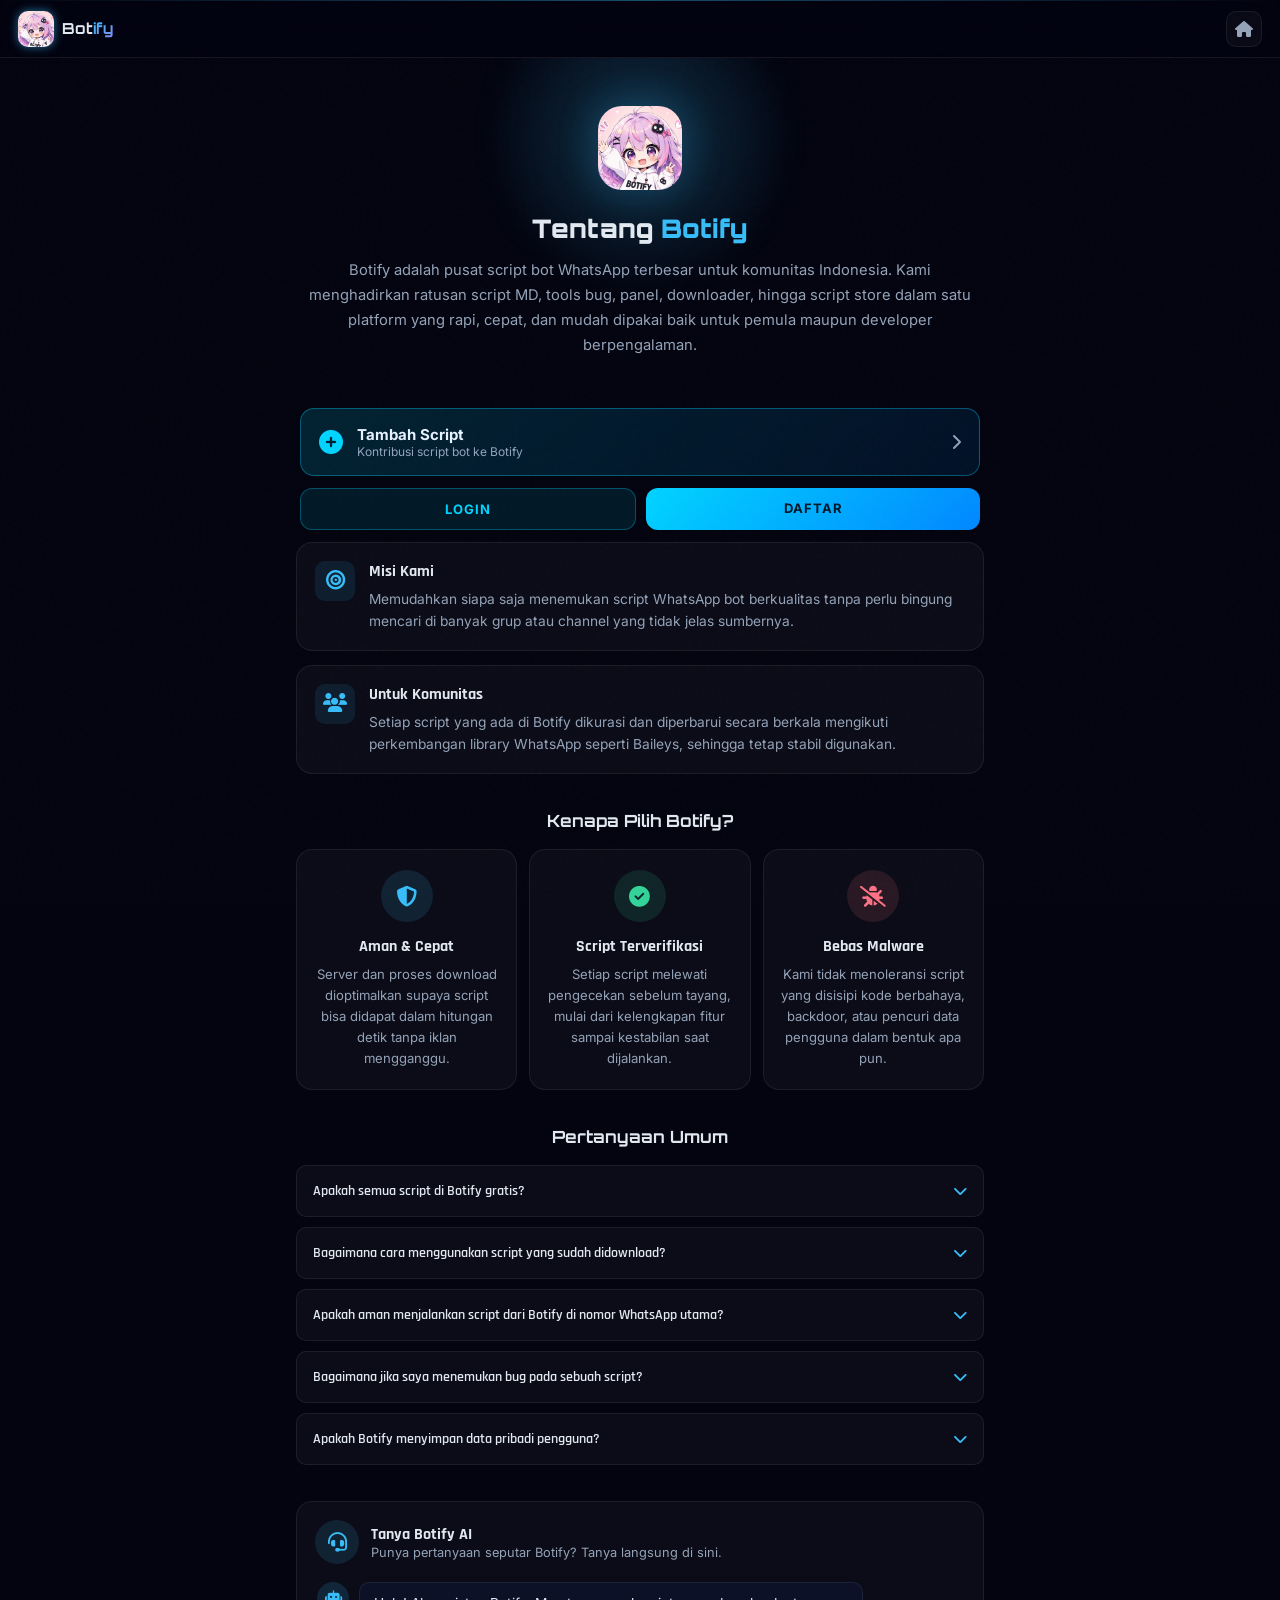
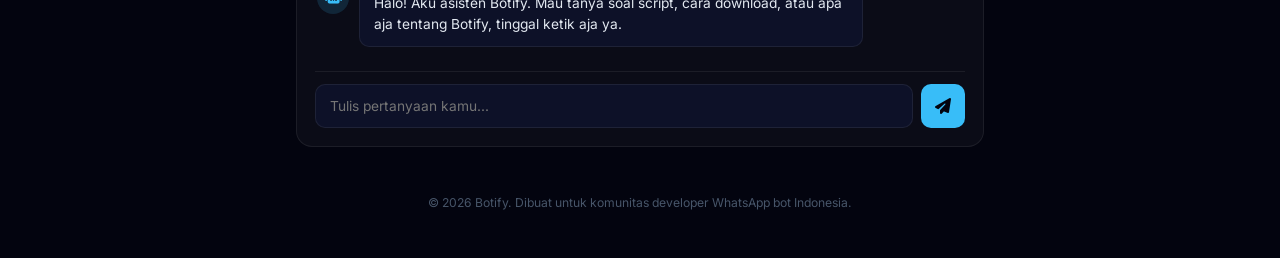
<file: about.html>
<!DOCTYPE html>
<html lang="id">
<head>
  <meta charset="UTF-8" />
  <meta name="viewport" content="width=device-width, initial-scale=1.0" />
  <title>Tentang Botify</title>
  <meta name="description" content="Tentang Botify, platform script bot WhatsApp terpercaya." />

  <link rel="apple-touch-icon" href="apple-touch-icon.png" />
  <link rel="icon" type="image/png" sizes="32x32" href="favicon-32.png" />
  <link rel="icon" type="image/png" sizes="16x16" href="favicon-16.png" />

  <link rel="preconnect" href="https://fonts.googleapis.com" />
  <link href="https://fonts.googleapis.com/css2?family=Orbitron:wght@400;700;900&family=Rajdhani:wght@300;400;500;600;700&family=Inter:wght@300;400;500;600&display=swap" rel="stylesheet" />
  <link rel="stylesheet" href="https://cdnjs.cloudflare.com/ajax/libs/font-awesome/6.5.0/css/all.min.css" />
  <link rel="stylesheet" href="style.css" />
  <link rel="stylesheet" href="about.css" />
</head>
<body class="about-body">

<header class="topbar">
  <div class="topbar-left">
    <a href="app.html" class="topbar-logo">
      <img src="logo.png" alt="logo" class="topbar-logo-img" />
      <span>Bot<b>ify</b></span>
    </a>
  </div>
  <div class="topbar-right">
    <a class="icon-btn" href="app.html" title="Kembali"><i class="fa-solid fa-house"></i></a>
  </div>
</header>

<main class="about-wrap">

  <section class="about-hero">
    <div class="about-hero-glow"></div>
    <img src="logo.png" alt="Botify" class="about-hero-logo" />
    <h1>Tentang <span>Botify</span></h1>
    <p>Botify adalah pusat script bot WhatsApp terbesar untuk komunitas Indonesia. Kami menghadirkan ratusan script MD, tools bug, panel, downloader, hingga script store dalam satu platform yang rapi, cepat, dan mudah dipakai baik untuk pemula maupun developer berpengalaman.</p>
  </section>

  <section style="display:flex;flex-direction:column;gap:12px;padding:0 4px;margin-top:18px;">
    <a href="addscript.html" style="display:flex;align-items:center;gap:14px;padding:16px 18px;background:linear-gradient(135deg,rgba(0,212,255,.15),rgba(0,136,255,.1));border:1px solid rgba(0,212,255,.35);border-radius:14px;text-decoration:none;color:#e6f2ff;">
      <i class="fa-solid fa-plus-circle" style="font-size:24px;color:#00d4ff;"></i>
      <div style="flex:1;">
        <div style="font-weight:700;font-size:15px;">Tambah Script</div>
        <div style="font-size:12px;color:#93a4bd;">Kontribusi script bot ke Botify</div>
      </div>
      <i class="fa-solid fa-chevron-right" style="color:#93a4bd;"></i>
    </a>
    <div id="auth-row" style="display:flex;gap:10px;">
      <a href="login.html" id="btn-login" style="flex:1;padding:12px;background:rgba(0,212,255,.1);border:1px solid rgba(0,212,255,.3);border-radius:12px;text-align:center;text-decoration:none;color:#00d4ff;font-weight:700;font-size:13px;letter-spacing:1px;text-transform:uppercase;">Login</a>
      <a href="register.html" id="btn-register" style="flex:1;padding:12px;background:linear-gradient(135deg,#00d4ff,#0088ff);border-radius:12px;text-align:center;text-decoration:none;color:#001827;font-weight:700;font-size:13px;letter-spacing:1px;text-transform:uppercase;">Daftar</a>
      <button id="btn-logout" style="display:none;flex:1;padding:12px;background:rgba(255,80,100,.12);border:1px solid rgba(255,80,100,.3);border-radius:12px;color:#ff8090;font-weight:700;font-size:13px;letter-spacing:1px;text-transform:uppercase;cursor:pointer;font-family:inherit;">Logout</button>
    </div>
    <div id="auth-status" style="text-align:center;font-size:12px;color:#93a4bd;"></div>
  </section>

  <section class="about-story">
    <div class="about-story-item">
      <i class="fa-solid fa-bullseye"></i>
      <div>
        <h3>Misi Kami</h3>
        <p>Memudahkan siapa saja menemukan script WhatsApp bot berkualitas tanpa perlu bingung mencari di banyak grup atau channel yang tidak jelas sumbernya.</p>
      </div>
    </div>
    <div class="about-story-item">
      <i class="fa-solid fa-users"></i>
      <div>
        <h3>Untuk Komunitas</h3>
        <p>Setiap script yang ada di Botify dikurasi dan diperbarui secara berkala mengikuti perkembangan library WhatsApp seperti Baileys, sehingga tetap stabil digunakan.</p>
      </div>
    </div>
  </section>

  <section class="about-features">
    <h2>Kenapa Pilih Botify?</h2>
    <div class="feature-cards">
      <div class="feature-card">
        <div class="feature-icon feature-icon-blue"><i class="fa-solid fa-shield-halved"></i></div>
        <h3>Aman &amp; Cepat</h3>
        <p>Server dan proses download dioptimalkan supaya script bisa didapat dalam hitungan detik tanpa iklan mengganggu.</p>
      </div>
      <div class="feature-card">
        <div class="feature-icon feature-icon-green"><i class="fa-solid fa-circle-check"></i></div>
        <h3>Script Terverifikasi</h3>
        <p>Setiap script melewati pengecekan sebelum tayang, mulai dari kelengkapan fitur sampai kestabilan saat dijalankan.</p>
      </div>
      <div class="feature-card">
        <div class="feature-icon feature-icon-red"><i class="fa-solid fa-bug-slash"></i></div>
        <h3>Bebas Malware</h3>
        <p>Kami tidak menoleransi script yang disisipi kode berbahaya, backdoor, atau pencuri data pengguna dalam bentuk apa pun.</p>
      </div>
    </div>
  </section>

  <section class="about-faq">
    <h2>Pertanyaan Umum</h2>
    <div class="faq-list" id="faq-list">
      <div class="faq-item">
        <button class="faq-question">
          <span>Apakah semua script di Botify gratis?</span>
          <i class="fa-solid fa-chevron-down"></i>
        </button>
        <div class="faq-answer">
          <p>Sebagian besar script berlabel Free dan bisa langsung diunduh tanpa biaya. Ada juga beberapa script Premium dari kreator tertentu yang memerlukan pembelian terpisah di luar Botify.</p>
        </div>
      </div>
      <div class="faq-item">
        <button class="faq-question">
          <span>Bagaimana cara menggunakan script yang sudah didownload?</span>
          <i class="fa-solid fa-chevron-down"></i>
        </button>
        <div class="faq-answer">
          <p>Setiap script biasanya sudah dilengkapi dokumentasi instalasi di dalam file README atau deskripsi halaman detailnya. Umumnya cukup extract, install dependency dengan npm, lalu jalankan file utamanya.</p>
        </div>
      </div>
      <div class="faq-item">
        <button class="faq-question">
          <span>Apakah aman menjalankan script dari Botify di nomor WhatsApp utama?</span>
          <i class="fa-solid fa-chevron-down"></i>
        </button>
        <div class="faq-answer">
          <p>Kami selalu menyarankan menggunakan nomor sekunder terlebih dahulu untuk uji coba, terutama untuk script yang menggunakan fitur otomatisasi berat, demi menghindari risiko pembatasan dari pihak WhatsApp.</p>
        </div>
      </div>
      <div class="faq-item">
        <button class="faq-question">
          <span>Bagaimana jika saya menemukan bug pada sebuah script?</span>
          <i class="fa-solid fa-chevron-down"></i>
        </button>
        <div class="faq-answer">
          <p>Gunakan tombol laporkan yang tersedia di halaman detail script, atau hubungi kontak tim Botify. Laporan akan diteruskan ke kreator script terkait untuk diperbaiki.</p>
        </div>
      </div>
      <div class="faq-item">
        <button class="faq-question">
          <span>Apakah Botify menyimpan data pribadi pengguna?</span>
          <i class="fa-solid fa-chevron-down"></i>
        </button>
        <div class="faq-answer">
          <p>Botify tidak meminta data pribadi untuk mengakses script. Riwayat baca dan favorit hanya disimpan secara lokal di perangkat masing-masing pengguna.</p>
        </div>
      </div>
    </div>
  </section>

  <section class="about-chat">
    <div class="about-chat-header">
      <div class="about-chat-title">
        <i class="fa-solid fa-headset"></i>
        <div>
          <h2>Tanya Botify AI</h2>
          <p>Punya pertanyaan seputar Botify? Tanya langsung di sini.</p>
        </div>
      </div>
    </div>

    <div class="chat-box" id="chat-box">
      <div class="chat-msg chat-bot">
        <div class="chat-avatar"><i class="fa-solid fa-robot"></i></div>
        <div class="chat-bubble">Halo! Aku asisten Botify. Mau tanya soal script, cara download, atau apa aja tentang Botify, tinggal ketik aja ya.</div>
      </div>
    </div>

    <div class="chat-input-bar">
      <input type="text" id="chat-input" placeholder="Tulis pertanyaan kamu..." autocomplete="off" />
      <button id="chat-send" title="Kirim"><i class="fa-solid fa-paper-plane"></i></button>
    </div>
  </section>

</main>

<footer class="about-footer">
  <p>&copy; 2026 Botify. Dibuat untuk komunitas developer WhatsApp bot Indonesia.</p>
</footer>

<script src="botify-db.js"></script>
<script src="about.js"></script>
<script>
  (function(){
    function ready(fn){if(window.botifyDB)fn();else window.addEventListener('botifyDBReady',fn,{once:true});}
    ready(async ()=>{
      const user = await window.botifyDB.getUser();
      const login=document.getElementById('btn-login');
      const reg=document.getElementById('btn-register');
      const out=document.getElementById('btn-logout');
      const status=document.getElementById('auth-status');
      if(user){
        login.style.display='none'; reg.style.display='none'; out.style.display='block';
        status.textContent='Login sebagai '+(user.email||user.id);
      }
      out.addEventListener('click', async ()=>{
        await window.botifyDB.signOut();
        location.reload();
      });
    });
  })();
</script>
</body>
</html>
</file>
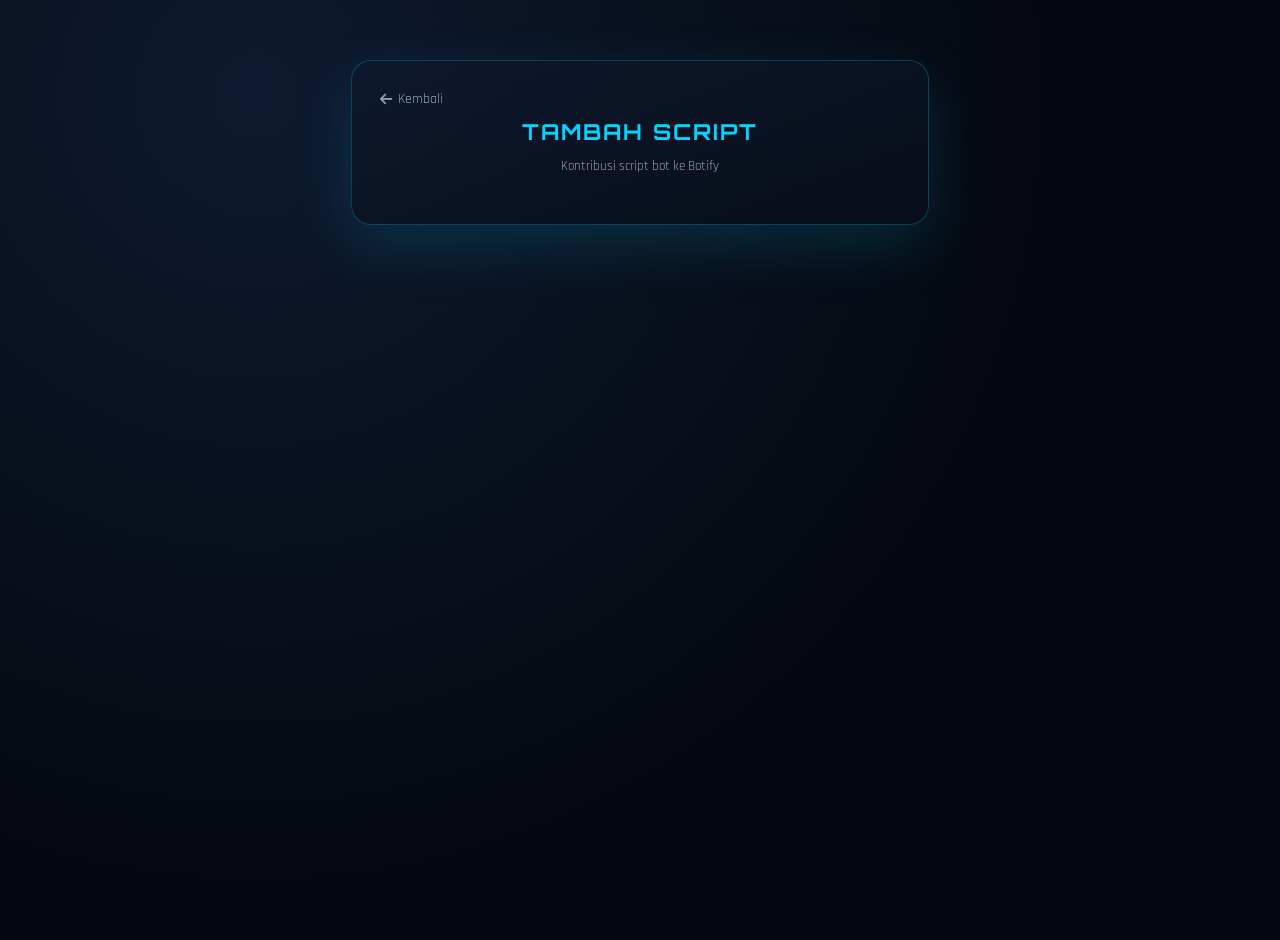
<file: addscript.html>
<!DOCTYPE html>
<html lang="id">
<head>
<meta charset="UTF-8" />
<meta name="viewport" content="width=device-width, initial-scale=1.0" />
<title>Tambah Script — Botify</title>
<link rel="stylesheet" href="https://cdnjs.cloudflare.com/ajax/libs/font-awesome/6.5.0/css/all.min.css" />
<link href="https://fonts.googleapis.com/css2?family=Orbitron:wght@700;900&family=Rajdhani:wght@400;500;600;700&display=swap" rel="stylesheet" />
<style>
  body{margin:0;min-height:100vh;background:radial-gradient(circle at 20% 10%,#0e1a2f 0%,#050810 60%);font-family:'Rajdhani',system-ui,sans-serif;color:#e6f2ff;padding:20px;}
  .wrap{max-width:520px;margin:40px auto;background:linear-gradient(160deg,rgba(15,25,45,.9),rgba(8,14,26,.95));border:1px solid rgba(0,212,255,.25);border-radius:20px;padding:28px;box-shadow:0 20px 60px rgba(0,212,255,.15);}
  h1{font-family:'Orbitron',sans-serif;text-align:center;margin:0 0 6px;font-size:22px;letter-spacing:2px;color:#00d4ff;}
  .sub{text-align:center;color:#93a4bd;font-size:13px;margin-bottom:22px;}
  label{display:block;font-size:12px;text-transform:uppercase;letter-spacing:1px;color:#7bb8d9;margin:14px 0 6px;font-weight:600;}
  input,textarea,select{width:100%;padding:12px 14px;border-radius:10px;border:1px solid rgba(0,212,255,.2);background:rgba(0,0,0,.35);color:#fff;font-size:15px;box-sizing:border-box;outline:none;font-family:inherit;}
  textarea{min-height:100px;resize:vertical;}
  input:focus,textarea:focus,select:focus{border-color:#00d4ff;box-shadow:0 0 0 3px rgba(0,212,255,.15);}
  .btn{width:100%;margin-top:22px;padding:13px;border-radius:10px;border:none;background:linear-gradient(135deg,#00d4ff,#0088ff);color:#001827;font-weight:700;font-size:15px;letter-spacing:1px;cursor:pointer;text-transform:uppercase;}
  .btn:disabled{opacity:.6;cursor:not-allowed;}
  .msg{margin-top:12px;padding:10px 12px;border-radius:8px;font-size:13px;display:none;}
  .msg.error{background:rgba(255,60,80,.15);color:#ff8090;display:block;border:1px solid rgba(255,60,80,.3);}
  .msg.ok{background:rgba(0,255,150,.1);color:#7effc0;display:block;border:1px solid rgba(0,255,150,.3);}
  .back{color:#8ba0bd;text-decoration:none;font-size:14px;display:inline-flex;align-items:center;gap:6px;margin-bottom:10px;}
  .hint{font-size:11px;color:#6b8199;margin-top:4px;}
  #login-required{text-align:center;padding:24px;}
  #login-required a{color:#00d4ff;font-weight:700;text-decoration:none;}
</style>
</head>
<body>
<div class="wrap">
  <a class="back" href="about.html"><i class="fa-solid fa-arrow-left"></i> Kembali</a>
  <h1>TAMBAH SCRIPT</h1>
  <p class="sub">Kontribusi script bot ke Botify</p>

  <div id="login-required" style="display:none;">
    <p>Kamu harus <a href="login.html">login</a> dulu untuk menambah script.</p>
    <p style="font-size:12px;color:#6b8199;">Belum punya akun? <a href="register.html">Daftar</a></p>
  </div>

  <form id="add-form" style="display:none;">
    <label>Nama Script</label>
    <input type="text" id="nama" required maxlength="80" placeholder="Contoh: Alya MD V8" />

    <label>Kategori</label>
    <select id="kategori" required>
      <option value="">-- Pilih Kategori --</option>
      <option value="MD">MD</option>
      <option value="Bug">Bug</option>
      <option value="Case">Case</option>
      <option value="Plugin">Plugin</option>
      <option value="ESM">ESM</option>
      <option value="CJS">CJS</option>
      <option value="Tools">Tools</option>
      <option value="Lainnya">Lainnya</option>
    </select>

    <label>Link Script (Mediafire / GitHub / dll)</label>
    <input type="url" id="link" required placeholder="https://www.mediafire.com/..." />

    <label>Gambar Script (URL)</label>
    <input type="url" id="thumbnail" placeholder="https://i.imgur.com/..." />
    <div class="hint">Opsional. Kosongkan jika tidak ada.</div>

    <label>Deskripsi</label>
    <textarea id="deskripsi" required maxlength="500" placeholder="Deskripsi singkat tentang script..."></textarea>

    <div id="msg" class="msg"></div>
    <button class="btn" id="submit" type="submit">Kirim Script</button>
  </form>
</div>

<script src="botify-db.js"></script>
<script>
  function showMsg(text, type){const m=document.getElementById('msg');m.textContent=text;m.className='msg '+type;}
  function ready(fn){if(window.botifyDB)fn();else window.addEventListener('botifyDBReady',fn,{once:true});}
  ready(async ()=>{
    const user = await window.botifyDB.getUser();
    if(!user){
      document.getElementById('login-required').style.display='block';
      return;
    }
    document.getElementById('add-form').style.display='block';
    document.getElementById('add-form').addEventListener('submit', async (e)=>{
      e.preventDefault();
      const btn=document.getElementById('submit');
      btn.disabled=true; btn.textContent='Mengirim...';
      try{
        await window.botifyDB.addScript({
          nama: document.getElementById('nama').value.trim(),
          kategori: document.getElementById('kategori').value,
          link: document.getElementById('link').value.trim(),
          thumbnail: document.getElementById('thumbnail').value.trim(),
          deskripsi: document.getElementById('deskripsi').value.trim(),
        });
        showMsg('Script berhasil ditambahkan! Mengalihkan...','ok');
        setTimeout(()=>{location.href='app.html';},900);
      }catch(err){
        showMsg(err.message||'Gagal mengirim script','error');
        btn.disabled=false; btn.textContent='Kirim Script';
      }
    });
  });
</script>
</body>
</html>
</file>
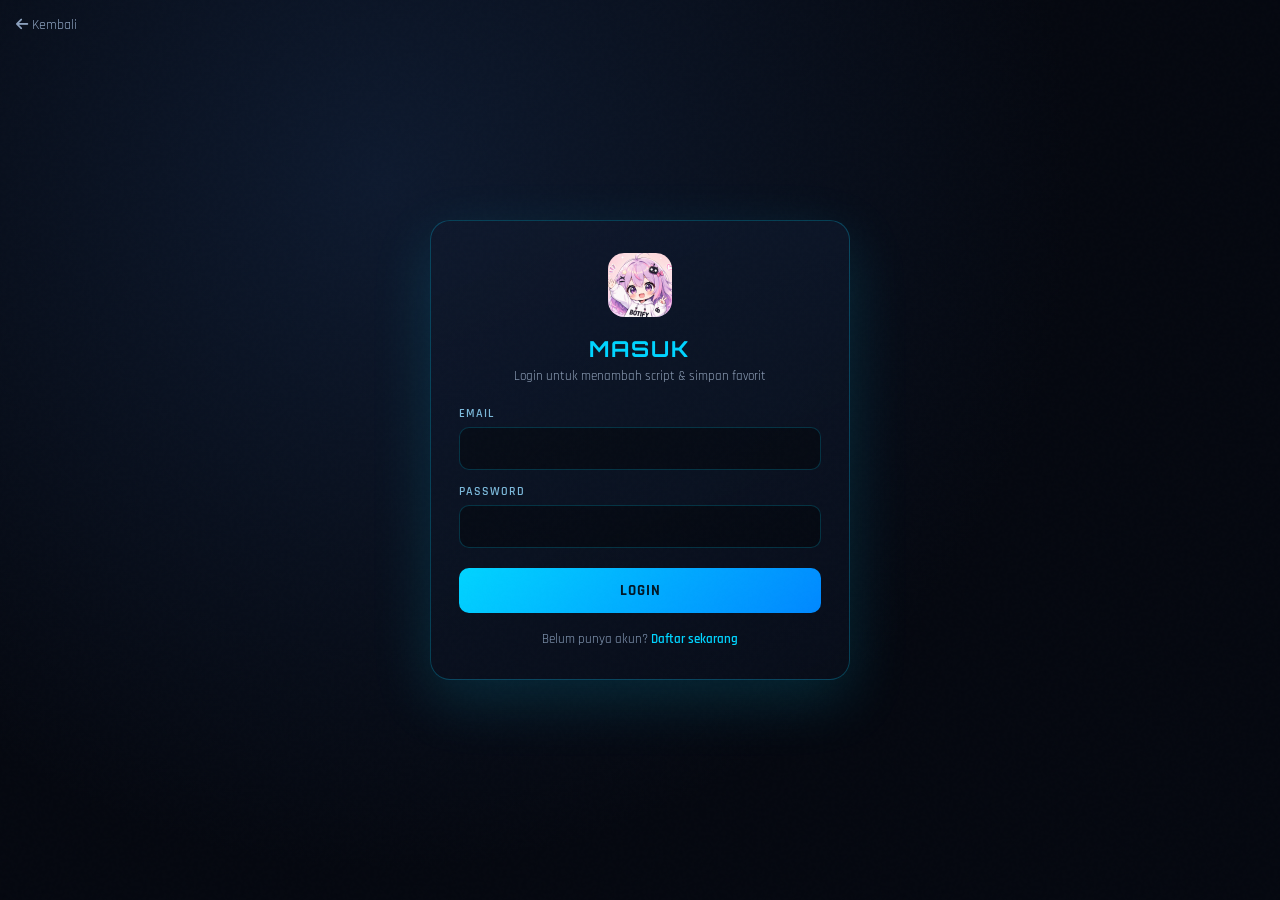
<file: login.html>
<!DOCTYPE html>
<html lang="id">
<head>
<meta charset="UTF-8" />
<meta name="viewport" content="width=device-width, initial-scale=1.0" />
<title>Login — Botify</title>
<link rel="stylesheet" href="style.css" />
<link rel="stylesheet" href="about.css" />
<link rel="stylesheet" href="https://cdnjs.cloudflare.com/ajax/libs/font-awesome/6.5.0/css/all.min.css" />
<link href="https://fonts.googleapis.com/css2?family=Orbitron:wght@700;900&family=Rajdhani:wght@400;600;700&display=swap" rel="stylesheet" />
<style>
  body{margin:0;min-height:100vh;background:radial-gradient(circle at 30% 20%,#0e1a2f 0%,#050810 60%);display:flex;align-items:center;justify-content:center;font-family:'Rajdhani',system-ui,sans-serif;color:#e6f2ff;padding:20px;}
  .auth-card{width:100%;max-width:420px;background:linear-gradient(160deg,rgba(15,25,45,.9),rgba(8,14,26,.95));border:1px solid rgba(0,212,255,.25);border-radius:20px;padding:32px 28px;box-shadow:0 20px 60px rgba(0,212,255,.15);}
  .auth-logo{display:flex;justify-content:center;margin-bottom:18px;}
  .auth-logo img{width:64px;height:64px;border-radius:16px;}
  h1{font-family:'Orbitron',sans-serif;text-align:center;margin:0 0 6px;font-size:22px;letter-spacing:2px;color:#00d4ff;}
  .sub{text-align:center;color:#93a4bd;font-size:13px;margin-bottom:22px;}
  label{display:block;font-size:12px;text-transform:uppercase;letter-spacing:1px;color:#7bb8d9;margin:14px 0 6px;font-weight:600;}
  input{width:100%;padding:12px 14px;border-radius:10px;border:1px solid rgba(0,212,255,.2);background:rgba(0,0,0,.35);color:#fff;font-size:15px;box-sizing:border-box;outline:none;transition:.2s;}
  input:focus{border-color:#00d4ff;box-shadow:0 0 0 3px rgba(0,212,255,.15);}
  .btn{width:100%;margin-top:20px;padding:13px;border-radius:10px;border:none;background:linear-gradient(135deg,#00d4ff,#0088ff);color:#001827;font-weight:700;font-size:15px;letter-spacing:1px;cursor:pointer;text-transform:uppercase;}
  .btn:disabled{opacity:.6;cursor:not-allowed;}
  .foot{margin-top:18px;text-align:center;font-size:13px;color:#8ba0bd;}
  .foot a{color:#00d4ff;text-decoration:none;font-weight:600;}
  .msg{margin-top:12px;padding:10px 12px;border-radius:8px;font-size:13px;display:none;}
  .msg.error{background:rgba(255,60,80,.15);color:#ff8090;display:block;border:1px solid rgba(255,60,80,.3);}
  .msg.ok{background:rgba(0,255,150,.1);color:#7effc0;display:block;border:1px solid rgba(0,255,150,.3);}
  .back{position:fixed;top:16px;left:16px;color:#8ba0bd;text-decoration:none;font-size:14px;}
</style>
</head>
<body>
<a class="back" href="app.html"><i class="fa-solid fa-arrow-left"></i> Kembali</a>
<div class="auth-card">
  <div class="auth-logo"><img src="logo.png" alt="Botify" /></div>
  <h1>MASUK</h1>
  <p class="sub">Login untuk menambah script & simpan favorit</p>
  <form id="login-form">
    <label>Email</label>
    <input type="email" id="email" required autocomplete="email" />
    <label>Password</label>
    <input type="password" id="password" required minlength="6" autocomplete="current-password" />
    <div id="msg" class="msg"></div>
    <button class="btn" id="submit" type="submit">Login</button>
  </form>
  <p class="foot">Belum punya akun? <a href="register.html">Daftar sekarang</a></p>
</div>
<script src="botify-db.js"></script>
<script>
  function showMsg(text, type){const m=document.getElementById('msg');m.textContent=text;m.className='msg '+type;}
  function ready(fn){if(window.botifyDB)fn();else window.addEventListener('botifyDBReady',fn,{once:true});}
  ready(()=>{
    document.getElementById('login-form').addEventListener('submit', async (e)=>{
      e.preventDefault();
      const btn=document.getElementById('submit');
      btn.disabled=true; btn.textContent='Loading...';
      const email=document.getElementById('email').value.trim();
      const pw=document.getElementById('password').value;
      const { error } = await window.botifyDB.signIn(email, pw);
      if(error){ showMsg(error.message||'Gagal login','error'); btn.disabled=false; btn.textContent='Login'; return; }
      showMsg('Berhasil login, mengalihkan...','ok');
      setTimeout(()=>{location.href='app.html';},600);
    });
  });
</script>
</body>
</html>
</file>
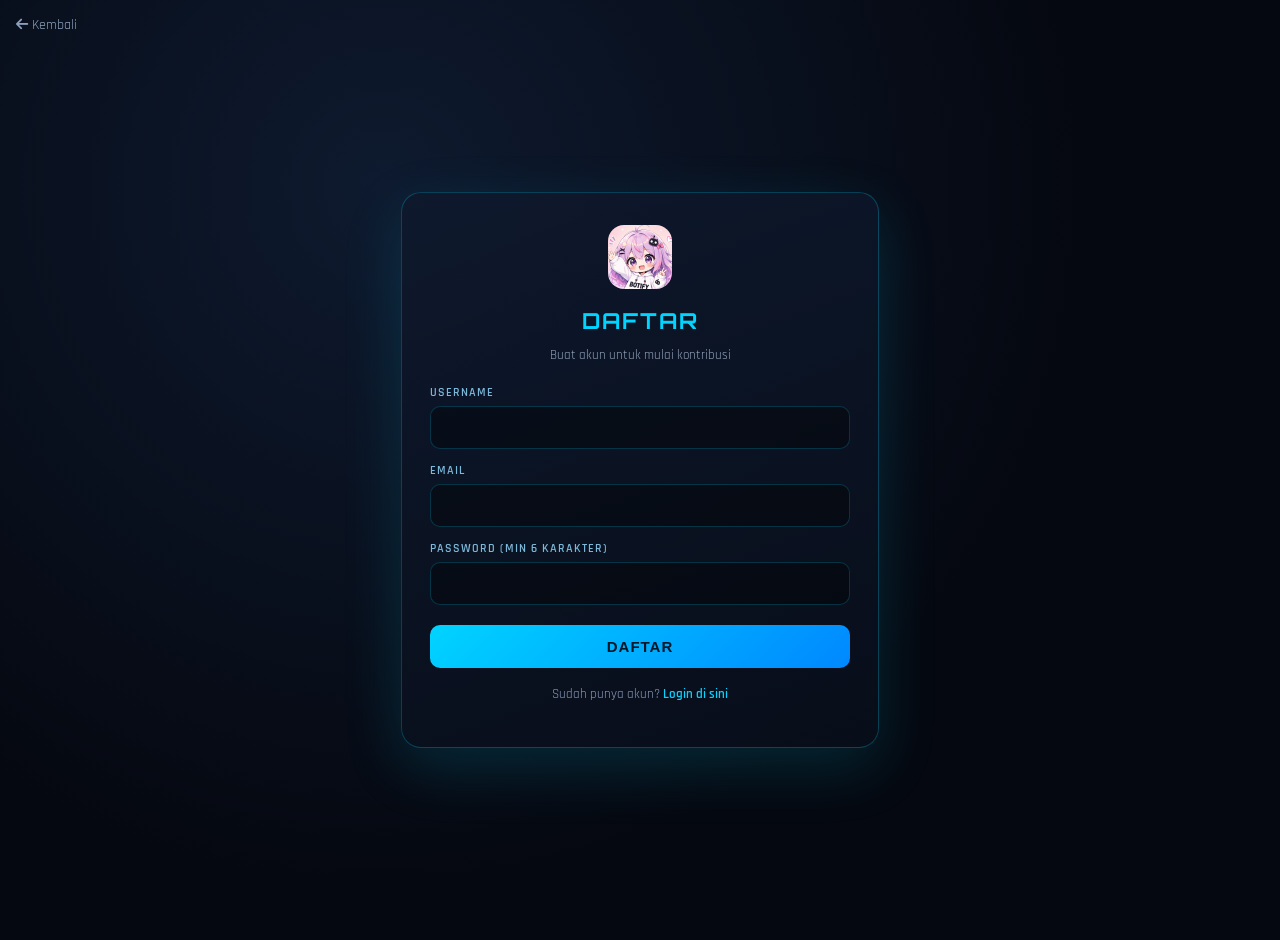
<file: register.html>
<!DOCTYPE html>
<html lang="id">
<head>
<meta charset="UTF-8" />
<meta name="viewport" content="width=device-width, initial-scale=1.0" />
<title>Daftar — Botify</title>
<link rel="stylesheet" href="https://cdnjs.cloudflare.com/ajax/libs/font-awesome/6.5.0/css/all.min.css" />
<link href="https://fonts.googleapis.com/css2?family=Orbitron:wght@700;900&family=Rajdhani:wght@400;600;700&display=swap" rel="stylesheet" />
<style>
  body{margin:0;min-height:100vh;background:radial-gradient(circle at 30% 20%,#0e1a2f 0%,#050810 60%);display:flex;align-items:center;justify-content:center;font-family:'Rajdhani',system-ui,sans-serif;color:#e6f2ff;padding:20px;}
  .auth-card{width:100%;max-width:420px;background:linear-gradient(160deg,rgba(15,25,45,.9),rgba(8,14,26,.95));border:1px solid rgba(0,212,255,.25);border-radius:20px;padding:32px 28px;box-shadow:0 20px 60px rgba(0,212,255,.15);}
  .auth-logo{display:flex;justify-content:center;margin-bottom:18px;}
  .auth-logo img{width:64px;height:64px;border-radius:16px;}
  h1{font-family:'Orbitron',sans-serif;text-align:center;margin:0 0 6px;font-size:22px;letter-spacing:2px;color:#00d4ff;}
  .sub{text-align:center;color:#93a4bd;font-size:13px;margin-bottom:22px;}
  label{display:block;font-size:12px;text-transform:uppercase;letter-spacing:1px;color:#7bb8d9;margin:14px 0 6px;font-weight:600;}
  input{width:100%;padding:12px 14px;border-radius:10px;border:1px solid rgba(0,212,255,.2);background:rgba(0,0,0,.35);color:#fff;font-size:15px;box-sizing:border-box;outline:none;transition:.2s;}
  input:focus{border-color:#00d4ff;box-shadow:0 0 0 3px rgba(0,212,255,.15);}
  .btn{width:100%;margin-top:20px;padding:13px;border-radius:10px;border:none;background:linear-gradient(135deg,#00d4ff,#0088ff);color:#001827;font-weight:700;font-size:15px;letter-spacing:1px;cursor:pointer;text-transform:uppercase;}
  .btn:disabled{opacity:.6;cursor:not-allowed;}
  .foot{margin-top:18px;text-align:center;font-size:13px;color:#8ba0bd;}
  .foot a{color:#00d4ff;text-decoration:none;font-weight:600;}
  .msg{margin-top:12px;padding:10px 12px;border-radius:8px;font-size:13px;display:none;}
  .msg.error{background:rgba(255,60,80,.15);color:#ff8090;display:block;border:1px solid rgba(255,60,80,.3);}
  .msg.ok{background:rgba(0,255,150,.1);color:#7effc0;display:block;border:1px solid rgba(0,255,150,.3);}
  .back{position:fixed;top:16px;left:16px;color:#8ba0bd;text-decoration:none;font-size:14px;}
</style>
</head>
<body>
<a class="back" href="app.html"><i class="fa-solid fa-arrow-left"></i> Kembali</a>
<div class="auth-card">
  <div class="auth-logo"><img src="logo.png" alt="Botify" /></div>
  <h1>DAFTAR</h1>
  <p class="sub">Buat akun untuk mulai kontribusi</p>
  <form id="reg-form">
    <label>Username</label>
    <input type="text" id="username" required minlength="3" maxlength="20" pattern="[a-zA-Z0-9_]+" />
    <label>Email</label>
    <input type="email" id="email" required autocomplete="email" />
    <label>Password (min 6 karakter)</label>
    <input type="password" id="password" required minlength="6" autocomplete="new-password" />
    <div id="msg" class="msg"></div>
    <button class="btn" id="submit" type="submit">Daftar</button>
  </form>
  <p class="foot">Sudah punya akun? <a href="login.html">Login di sini</a></p>
</div>
<script src="botify-db.js"></script>
<script>
  function showMsg(text, type){const m=document.getElementById('msg');m.textContent=text;m.className='msg '+type;}
  function ready(fn){if(window.botifyDB)fn();else window.addEventListener('botifyDBReady',fn,{once:true});}
  ready(()=>{
    document.getElementById('reg-form').addEventListener('submit', async (e)=>{
      e.preventDefault();
      const btn=document.getElementById('submit');
      btn.disabled=true; btn.textContent='Loading...';
      const username=document.getElementById('username').value.trim();
      const email=document.getElementById('email').value.trim();
      const pw=document.getElementById('password').value;
      const { data, error } = await window.botifyDB.signUp(email, pw, username);
      if(error){ showMsg(error.message||'Gagal daftar','error'); btn.disabled=false; btn.textContent='Daftar'; return; }
      if(data.session){
        showMsg('Berhasil daftar, mengalihkan...','ok');
        setTimeout(()=>{location.href='app.html';},600);
      } else {
        showMsg('Cek email untuk konfirmasi akun, lalu login.','ok');
        btn.disabled=false; btn.textContent='Daftar';
      }
    });
  });
</script>
</body>
</html>
</file>
<file: style.css>
@import url('https://fonts.googleapis.com/css2?family=Space+Grotesk:wght@300;400;500;600;700&display=swap');

*, *::before, *::after { box-sizing: border-box; margin: 0; padding: 0; }

button {
  font-family: inherit;
  background: none;
  border: none;
  color: inherit;
  cursor: pointer;
}

:root {
  
  --bg: #03040f;
  --bg2: #080b1a;
  --bg3: #0d1128;
  --bg4: #111530;

  --card: rgba(255,255,255,0.035);
  --card-hover: rgba(255,255,255,0.06);
  --card-border: rgba(255,255,255,0.07);
  --card-border-hover: rgba(99,179,237,0.35);
  --glass: rgba(8,11,26,0.88);
  --glass-border: rgba(255,255,255,0.08);

  --neon: #38bdf8;
  --neon-glow: rgba(56,189,248,0.25);
  --neon2: #818cf8;
  --neon2-glow: rgba(129,140,248,0.25);
  --neon3: #34d399;
  --neon3-glow: rgba(52,211,153,0.2);
  --accent: #fb923c;
  --accent-glow: rgba(251,146,60,0.25);
  --pink: #f472b6;
  --pink-glow: rgba(244,114,182,0.2);
  --gold: #fbbf24;

  --text: #e2e8f0;
  --text2: #94a3b8;
  --text3: #475569;
  --text4: #1e293b;

  --free: #34d399;
  --premium: #fbbf24;

  --nav-h: 72px;
  --top-h: 58px;
  --radius: 16px;
  --radius-sm: 10px;
  --radius-lg: 24px;
  --radius-xl: 32px;

  --shadow: 0 4px 24px rgba(0,0,0,0.4);
  --shadow-neon: 0 0 30px rgba(56,189,248,0.15);
  --transition: 0.25s cubic-bezier(0.4,0,0.2,1);
  --transition-spring: 0.4s cubic-bezier(0.34,1.56,0.64,1);
}

.light-mode {
  --bg: #f1f5ff;
  --bg2: #ffffff;
  --bg3: #e8eef8;
  --bg4: #dde6f5;
  --card: rgba(0,0,0,0.03);
  --card-hover: rgba(0,0,0,0.05);
  --card-border: rgba(0,0,0,0.08);
  --card-border-hover: rgba(56,189,248,0.4);
  --glass: rgba(241,245,255,0.92);
  --glass-border: rgba(0,0,0,0.1);
  --text: #0f172a;
  --text2: #475569;
  --text3: #94a3b8;
  --text4: #cbd5e1;
  --neon-glow: rgba(56,189,248,0.15);
}

html { scroll-behavior: smooth; }

body {
  font-family: 'Rajdhani', 'Space Grotesk', 'Inter', sans-serif;
  background: var(--bg);
  color: var(--text);
  overflow-x: hidden;
  min-height: 100vh;
  transition: background var(--transition), color var(--transition);
}

body::before {
  content: '';
  position: fixed; inset: 0; z-index: 0; pointer-events: none;
  background-image: url("data:image/svg+xml,%3Csvg viewBox='0 0 256 256' xmlns='http://www.w3.org/2000/svg'%3E%3Cfilter id='noise'%3E%3CfeTurbulence type='fractalNoise' baseFrequency='0.9' numOctaves='4' stitchTiles='stitch'/%3E%3C/filter%3E%3Crect width='100%25' height='100%25' filter='url(%23noise)' opacity='0.03'/%3E%3C/svg%3E");
  opacity: 0.4;
}

::-webkit-scrollbar { width: 4px; }
::-webkit-scrollbar-track { background: transparent; }
::-webkit-scrollbar-thumb { background: rgba(56,189,248,0.3); border-radius: 10px; }
::-webkit-scrollbar-thumb:hover { background: var(--neon); }

.hidden { display: none !important; }

.app-ambient {
  position: fixed; inset: 0; pointer-events: none; z-index: 0;
  overflow: hidden;
}
.app-ambient::before {
  content: '';
  position: absolute; width: 600px; height: 600px;
  background: radial-gradient(circle, rgba(56,189,248,0.05) 0%, transparent 70%);
  top: -200px; right: -200px;
}
.app-ambient::after {
  content: '';
  position: absolute; width: 500px; height: 500px;
  background: radial-gradient(circle, rgba(129,140,248,0.05) 0%, transparent 70%);
  bottom: -150px; left: -150px;
}

#splash {
  position: fixed; inset: 0; z-index: 9999;
  background: #03040f;
  display: flex; align-items: center; justify-content: center;
  flex-direction: column;
  transition: opacity 0.6s ease, transform 0.6s ease;
}
#splash.fade-out { opacity: 0; transform: scale(1.05); pointer-events: none; }
#splash-particles { position: absolute; inset: 0; }

.splash-content {
  position: relative; z-index: 1;
  display: flex; flex-direction: column; align-items: center; gap: 20px;
}

.splash-logo {
  position: relative; width: 180px; height: 180px;
  display: flex; align-items: center; justify-content: center;
}
.splash-logo::before {
  content: '';
  position: absolute; inset: -20px; border-radius: 50%;
  background: radial-gradient(circle, rgba(56,189,248,0.15) 0%, rgba(129,140,248,0.08) 50%, transparent 75%);
  pointer-events: none;
}
.logo-ring {
  position: absolute; inset: 0; border-radius: 50%;
  border: 1.5px solid transparent;
  background: linear-gradient(var(--bg), var(--bg)) padding-box,
              linear-gradient(135deg, rgba(56,189,248,0.5), rgba(129,140,248,0.5)) border-box;
  animation: ring-spin 4s linear infinite;
}
.logo-ring.ring2 {
  inset: 18px;
  background: linear-gradient(var(--bg), var(--bg)) padding-box,
              linear-gradient(135deg, rgba(129,140,248,0.4), rgba(244,114,182,0.4)) border-box;
  animation-direction: reverse;
  animation-duration: 3s;
}
.splash-logo-img {
  width: 140px; height: 140px;
  object-fit: cover;
  border-radius: 32px;
  position: relative; z-index: 1;
  filter: drop-shadow(0 0 18px rgba(56,189,248,0.6));
  animation: pulse-glow-img 3s ease-in-out infinite;
  will-change: transform;
}
@keyframes pulse-glow-img {
  0%,100% { transform: scale(1); }
  50% { transform: scale(1.06); }
}
@keyframes ring-spin { to { transform: rotate(360deg); } }
@keyframes pulse-glow {
  0%,100% { filter: drop-shadow(0 0 12px var(--neon)); transform: scale(1); }
  50% { filter: drop-shadow(0 0 30px var(--neon)); transform: scale(1.05); }
}

.splash-title {
  font-family: 'Orbitron', sans-serif;
  font-size: clamp(1.5rem, 6vw, 2.4rem);
  font-weight: 900;
  letter-spacing: 5px;
  color: #fff;
  text-shadow: 0 0 40px rgba(56,189,248,0.3);
}
.splash-title span {
  background: linear-gradient(135deg, var(--neon), var(--neon2));
  -webkit-background-clip: text; -webkit-text-fill-color: transparent; background-clip: text;
}
.splash-sub { color: var(--text3); font-size: 0.8rem; letter-spacing: 4px; text-transform: uppercase; }

.splash-bar {
  width: 220px; height: 2px;
  background: rgba(255,255,255,0.06);
  border-radius: 10px; overflow: hidden;
}
.splash-fill {
  height: 100%; width: 0;
  background: linear-gradient(90deg, var(--neon2), var(--neon), var(--neon3));
  border-radius: 10px;
  animation: load-fill 2s ease forwards;
  box-shadow: 0 0 10px var(--neon);
}
@keyframes load-fill { to { width: 100%; } }
.splash-loading { color: var(--text3); font-size: 0.72rem; letter-spacing: 2px; animation: blink 1.2s infinite; }
@keyframes blink { 0%,100% { opacity: 1; } 50% { opacity: 0.25; } }

#bg-particles { position: fixed; inset: 0; z-index: 0; pointer-events: none; }

.topbar {
  position: fixed; top: 0; left: 0; right: 0;
  height: var(--top-h); z-index: 100;
  background: rgba(3,4,15,0.7);
  backdrop-filter: blur(24px) saturate(180%);
  -webkit-backdrop-filter: blur(24px) saturate(180%);
  border-bottom: 1px solid var(--glass-border);
  display: flex; align-items: center; justify-content: space-between;
  padding: 0 18px;
}

.topbar::before {
  content: '';
  position: absolute; top: 0; left: 0; right: 0; height: 1px;
  background: linear-gradient(90deg, transparent 0%, var(--neon) 50%, transparent 100%);
  opacity: 0.4;
}

.topbar-logo {
  display: flex; align-items: center; gap: 8px;
  font-family: 'Orbitron', sans-serif;
  font-size: 0.95rem; font-weight: 700;
  color: var(--text);
}
.topbar-logo-img {
  width: 36px; height: 36px; object-fit: cover;
  border-radius: 10px;
  filter: drop-shadow(0 0 5px rgba(56,189,248,0.6));
  flex-shrink: 0;
}
.topbar-logo b {
  background: linear-gradient(135deg, var(--neon), var(--neon2));
  -webkit-background-clip: text; -webkit-text-fill-color: transparent; background-clip: text;
}
.topbar-right { display: flex; align-items: center; gap: 8px; }

.live-badge {
  display: flex; align-items: center; gap: 6px;
  background: rgba(52,211,153,0.08);
  border: 1px solid rgba(52,211,153,0.2);
  border-radius: 20px; padding: 4px 12px;
  font-size: 0.72rem; color: var(--neon3); font-weight: 600;
  letter-spacing: 0.3px;
}
.live-dot {
  width: 6px; height: 6px; border-radius: 50%;
  background: var(--neon3);
  box-shadow: 0 0 6px var(--neon3);
  animation: live-pulse 1.5s infinite;
  display: inline-block;
  flex-shrink: 0;
  will-change: opacity;
}
@keyframes live-pulse {
  0%,100% { opacity: 1; }
  50% { opacity: 0.4; }
}

.icon-btn {
  width: 36px; height: 36px; border-radius: var(--radius-sm);
  border: 1px solid var(--card-border);
  background: var(--card);
  color: var(--text2);
  display: flex; align-items: center; justify-content: center;
  cursor: pointer; transition: all var(--transition);
  position: relative;
  backdrop-filter: blur(8px);
}
.icon-btn:hover {
  color: var(--neon); border-color: rgba(56,189,248,0.4);
  background: rgba(56,189,248,0.08);
  box-shadow: 0 0 16px rgba(56,189,248,0.15);
}
.badge {
  position: absolute; top: -5px; right: -5px;
  background: var(--accent); color: #fff;
  font-size: 0.6rem; border-radius: 50%;
  width: 16px; height: 16px;
  display: flex; align-items: center; justify-content: center;
  font-weight: 700; border: 2px solid var(--bg);
}

#pages {
  padding-top: var(--top-h);
  padding-bottom: calc(var(--nav-h) + 20px);
  position: relative; z-index: 1;
  min-height: 100vh;
}
.page { display: none; }
.page.active { display: block; animation: page-in 0.35s ease; }
@keyframes page-in {
  from { opacity: 0; transform: translateY(16px); }
  to { opacity: 1; transform: translateY(0); }
}

.banner-slider {
  position: relative; overflow: hidden;
  height: 230px; margin-bottom: 20px;
}
.banner-track {
  display: flex; height: 100%;
  transition: transform 0.6s cubic-bezier(0.4,0,0.2,1);
}
.banner-slide {
  min-width: 100%; height: 100%;
  display: flex; align-items: center;
  padding: 28px 24px;
  position: relative; overflow: hidden;
}
.slide1 {
  background: linear-gradient(145deg, #03040f 0%, #0c0825 40%, #060f28 100%);
}
.slide2 {
  background: linear-gradient(145deg, #03040f 0%, #051a0e 40%, #031212 100%);
}
.slide3 {
  background: linear-gradient(145deg, #03040f 0%, #180a00 40%, #12030f 100%);
}

.banner-slide::before {
  content: '';
  position: absolute; inset: 0;
  background:
    linear-gradient(rgba(56,189,248,0.04) 1px, transparent 1px),
    linear-gradient(90deg, rgba(56,189,248,0.04) 1px, transparent 1px);
  background-size: 40px 40px;
  mask-image: linear-gradient(to right, transparent, rgba(0,0,0,0.5) 20%, rgba(0,0,0,0.5) 80%, transparent);
}

.banner-slide::after {
  content: '';
  position: absolute; right: -30px; top: 50%; transform: translateY(-50%);
  width: 200px; height: 200px; border-radius: 50%;
  opacity: 0.15;
  filter: blur(40px);
}
.slide1::after { background: var(--neon); }
.slide2::after { background: var(--neon3); }
.slide3::after { background: var(--accent); }

.banner-content {
  position: relative; z-index: 1; max-width: 290px;
}
.banner-tag {
  display: inline-flex; align-items: center; gap: 5px;
  background: rgba(255,255,255,0.07);
  border: 1px solid rgba(255,255,255,0.12);
  border-radius: 20px; padding: 4px 12px;
  font-size: 0.7rem; color: var(--text2); letter-spacing: 0.3px;
  margin-bottom: 12px; font-weight: 500;
}
.banner-content h2 {
  font-family: 'Orbitron', sans-serif;
  font-size: clamp(1.15rem, 4.5vw, 1.6rem);
  font-weight: 800; line-height: 1.2;
  color: #fff; margin-bottom: 10px;
  letter-spacing: -0.3px;
}
.banner-content h2 span {
  background: linear-gradient(135deg, var(--neon), var(--neon2));
  -webkit-background-clip: text; -webkit-text-fill-color: transparent; background-clip: text;
}
.slide2 .banner-content h2 span {
  background: linear-gradient(135deg, var(--neon3), #10b981);
  -webkit-background-clip: text; -webkit-text-fill-color: transparent; background-clip: text;
}
.slide3 .banner-content h2 span {
  background: linear-gradient(135deg, var(--accent), var(--gold));
  -webkit-background-clip: text; -webkit-text-fill-color: transparent; background-clip: text;
}
.banner-content p { font-size: 0.8rem; color: var(--text2); margin-bottom: 16px; line-height: 1.5; }

.btn-glow {
  display: inline-flex; align-items: center; gap: 6px;
  padding: 10px 22px; border-radius: 25px;
  border: none; cursor: pointer;
  font-family: 'Rajdhani', sans-serif;
  font-weight: 700; font-size: 0.85rem; letter-spacing: 0.5px;
  background: linear-gradient(135deg, var(--neon2), var(--neon));
  color: #fff; transition: all var(--transition);
  box-shadow: 0 4px 20px rgba(56,189,248,0.3), inset 0 1px 0 rgba(255,255,255,0.15);
}
.btn-glow:hover {
  transform: translateY(-2px);
  box-shadow: 0 8px 28px rgba(56,189,248,0.45);
}
.slide2 .btn-glow { background: linear-gradient(135deg, #059669, var(--neon3)); box-shadow: 0 4px 20px rgba(52,211,153,0.3); }
.slide3 .btn-glow { background: linear-gradient(135deg, #ea580c, var(--accent)); box-shadow: 0 4px 20px rgba(251,146,60,0.3); }

.banner-dots {
  position: absolute; bottom: 14px; left: 50%; transform: translateX(-50%);
  display: flex; gap: 6px; align-items: center;
}
.banner-dot {
  width: 5px; height: 5px; border-radius: 50%;
  background: rgba(255,255,255,0.2);
  cursor: pointer; transition: all var(--transition);
}
.banner-dot.active { background: var(--neon); width: 20px; border-radius: 3px; box-shadow: 0 0 8px var(--neon); }

.stats-bar {
  display: grid; grid-template-columns: repeat(4,1fr);
  gap: 8px; padding: 0 14px; margin-bottom: 16px;
}
.stat-item {
  background: var(--card);
  border: 1px solid var(--card-border);
  border-radius: var(--radius-sm);
  padding: 12px 8px;
  display: flex; align-items: center; gap: 8px;
  transition: all var(--transition);
  position: relative; overflow: hidden;
}
.stat-item::before {
  content: '';
  position: absolute; inset: 0;
  background: linear-gradient(135deg, rgba(56,189,248,0.05), transparent);
  opacity: 0; transition: opacity var(--transition);
}
.stat-item:hover { border-color: rgba(56,189,248,0.3); transform: translateY(-2px); }
.stat-item:hover::before { opacity: 1; }
.stat-item i { color: var(--neon); font-size: 0.9rem; flex-shrink: 0; }
.stat-item div { display: flex; flex-direction: column; min-width: 0; }
.stat-item span {
  font-family: 'Orbitron', sans-serif; font-size: 0.78rem; font-weight: 700; color: var(--text);
}
.stat-item small { font-size: 0.58rem; color: var(--text2); margin-top: 1px; }

.live-update {
  display: flex; align-items: center; gap: 8px;
  padding: 9px 16px; margin: 0 14px 16px;
  background: rgba(56,189,248,0.04);
  border: 1px solid rgba(56,189,248,0.12);
  border-radius: var(--radius-sm);
  font-size: 0.78rem; color: var(--text2);
  overflow: hidden; white-space: nowrap; text-overflow: ellipsis;
}

.search-wrap { padding: 0 14px; margin-bottom: 18px; }
.search-box {
  display: flex; align-items: center; gap: 10px;
  background: var(--card);
  border: 1px solid var(--card-border);
  border-radius: var(--radius);
  padding: 12px 16px;
  transition: all var(--transition);
  position: relative;
}
.search-box:focus-within {
  border-color: rgba(56,189,248,0.45);
  background: rgba(56,189,248,0.04);
  box-shadow: 0 0 0 3px rgba(56,189,248,0.08), var(--shadow-neon);
}
.search-box i { color: var(--text3); font-size: 0.9rem; }
.search-box input {
  flex: 1; background: none; border: none; outline: none;
  color: var(--text); font-family: 'Rajdhani', sans-serif;
  font-size: 0.95rem; font-weight: 500;
}
.search-box input::placeholder { color: var(--text3); }
.clear-btn {
  background: none; border: none; color: var(--text3);
  cursor: pointer; padding: 2px; border-radius: 50%;
  transition: all var(--transition);
}
.clear-btn:hover { color: var(--neon); background: rgba(56,189,248,0.1); }

.section-header {
  display: flex; align-items: center; gap: 10px;
  padding: 8px 16px; margin-bottom: 14px;
}
.section-header h3 {
  font-family: 'Orbitron', sans-serif;
  font-size: 0.82rem; font-weight: 700;
  color: var(--text); white-space: nowrap;
  letter-spacing: 0.5px;
}
.section-line {
  flex: 1; height: 1px;
  background: linear-gradient(90deg, rgba(56,189,248,0.2), transparent);
}

.categories {
  display: flex; gap: 8px;
  padding: 0 14px 18px;
  overflow-x: auto; scrollbar-width: none;
  -webkit-overflow-scrolling: touch;
}
.categories::-webkit-scrollbar { display: none; }
.cat-btn {
  display: flex; flex-direction: column; align-items: center; gap: 5px;
  min-width: 62px; padding: 11px 8px;
  background: var(--card);
  border: 1px solid var(--card-border);
  border-radius: var(--radius-sm);
  cursor: pointer; color: var(--text2);
  font-family: 'Rajdhani', sans-serif;
  font-size: 0.68rem; font-weight: 600;
  transition: all var(--transition);
  white-space: nowrap; position: relative; overflow: hidden;
  flex-shrink: 0;
}
.cat-btn i { font-size: 1rem; }
.cat-btn::after {
  content: '';
  position: absolute; bottom: 0; left: 50%; transform: translateX(-50%);
  width: 0; height: 2px;
  background: var(--neon);
  border-radius: 2px 2px 0 0;
  transition: width var(--transition);
}
.cat-btn:hover, .cat-btn.active {
  background: rgba(56,189,248,0.08);
  border-color: rgba(56,189,248,0.35);
  color: var(--neon);
  transform: translateY(-3px);
  box-shadow: 0 6px 20px rgba(56,189,248,0.15);
}
.cat-btn:hover::after, .cat-btn.active::after { width: 70%; }

.cards-grid {
  display: grid;
  grid-template-columns: repeat(2, 1fr);
  gap: 12px; padding: 0 14px 18px;
  contain: layout style;
}
@media (min-width: 500px) { .cards-grid { grid-template-columns: repeat(3,1fr); } }
@media (min-width: 768px) { .cards-grid { grid-template-columns: repeat(4,1fr); } }
@media (min-width: 1024px) { .cards-grid { grid-template-columns: repeat(5,1fr); } }

.scripts-by-category { padding-bottom: 4px; }
.cat-row { margin-bottom: 22px; }
.cat-row-header {
  display: flex; align-items: center; justify-content: space-between;
  padding: 0 14px; margin-bottom: 10px;
}
.cat-row-header h4 {
  font-family: 'Orbitron', sans-serif;
  font-size: 0.78rem; font-weight: 700;
  color: var(--text); letter-spacing: 0.4px;
  display: flex; align-items: center; gap: 8px;
}
.cat-row-count {
  font-family: 'Rajdhani', sans-serif;
  font-size: 0.68rem; font-weight: 600;
  color: var(--text3);
}
.cat-row-see-all {
  font-family: 'Rajdhani', sans-serif;
  font-size: 0.72rem; font-weight: 600;
  color: var(--neon); background: none; border: none;
  cursor: pointer; display: flex; align-items: center; gap: 4px;
}
.cat-row-track {
  display: flex; gap: 12px;
  padding: 0 14px 6px;
  overflow-x: auto; scrollbar-width: none;
  -webkit-overflow-scrolling: touch;
}
.cat-row-track::-webkit-scrollbar { display: none; }
.cat-row-track .script-card {
  flex: 0 0 42vw;
  max-width: 168px;
  scroll-snap-align: start;
}
@media (min-width: 500px) { .cat-row-track .script-card { flex-basis: 220px; max-width: 220px; } }
@media (min-width: 768px) { .cat-row-track .script-card { flex-basis: 240px; max-width: 240px; } }

.script-card {
  background: var(--card);
  border: 1px solid var(--card-border);
  border-radius: var(--radius);
  overflow: hidden; cursor: pointer;
  transition: all var(--transition);
  animation: card-in 0.4s ease both;
  position: relative;
}
@keyframes card-in {
  from { opacity: 0; transform: translateY(24px) scale(0.96); }
  to { opacity: 1; transform: translateY(0) scale(1); }
}
.script-card::before {
  content: '';
  position: absolute; inset: 0;
  background: linear-gradient(135deg, rgba(56,189,248,0.05), transparent 60%);
  opacity: 0; transition: opacity var(--transition);
  pointer-events: none; z-index: 1;
}
.script-card:hover {
  border-color: rgba(56,189,248,0.4);
  transform: translateY(-5px);
  box-shadow: 0 16px 40px rgba(0,0,0,0.4), 0 0 0 1px rgba(56,189,248,0.12), var(--shadow-neon);
}
.script-card:hover::before { opacity: 1; }

.card-thumb {
  width: 100%; aspect-ratio: 16/9;
  background: var(--bg3); position: relative; overflow: hidden;
}
.card-thumb img {
  width: 100%; height: 100%; object-fit: cover;
  transition: transform 0.5s ease;
}
.script-card:hover .card-thumb img { transform: scale(1.08); }
.card-thumb-placeholder {
  width: 100%; height: 100%;
  display: flex; align-items: center; justify-content: center;
  font-size: 2rem; color: var(--text3);
  background: linear-gradient(135deg, var(--bg2), var(--bg3));
}

.card-overlay {
  position: absolute; inset: 0;
  background: linear-gradient(to top, rgba(3,4,15,0.95) 0%, transparent 60%);
  opacity: 0; transition: opacity var(--transition);
  display: flex; align-items: flex-end; justify-content: center;
  padding-bottom: 10px;
}
.script-card:hover .card-overlay { opacity: 1; }
.card-overlay-text {
  font-size: 0.68rem; color: var(--neon); font-weight: 600;
  letter-spacing: 0.5px;
  display: flex; align-items: center; gap: 4px;
}

.card-status {
  position: absolute; top: 7px; left: 7px;
  padding: 3px 9px; border-radius: 20px;
  font-size: 0.58rem; font-weight: 700; text-transform: uppercase;
  letter-spacing: 0.5px; backdrop-filter: blur(6px);
}
.card-status.free {
  background: rgba(52,211,153,0.15); color: var(--free);
  border: 1px solid rgba(52,211,153,0.3);
}
.card-status.premium {
  background: rgba(251,191,36,0.15); color: var(--premium);
  border: 1px solid rgba(251,191,36,0.3);
}

.card-badges {
  position: absolute; top: 7px; right: 7px;
  display: flex; flex-direction: column; gap: 4px; align-items: flex-end;
}
.badge-trending {
  padding: 3px 7px; border-radius: 6px;
  background: rgba(251,146,60,0.15); color: var(--accent);
  font-size: 0.55rem; font-weight: 700;
  border: 1px solid rgba(251,146,60,0.25); backdrop-filter: blur(6px);
}
.badge-new {
  padding: 3px 7px; border-radius: 6px;
  background: rgba(56,189,248,0.15); color: var(--neon);
  font-size: 0.55rem; font-weight: 700;
  border: 1px solid rgba(56,189,248,0.3); backdrop-filter: blur(6px);
  animation: badge-pulse 2s infinite;
}
@keyframes badge-pulse {
  0%,100% { box-shadow: 0 0 0 0 rgba(56,189,248,0.3); }
  50% { box-shadow: 0 0 0 4px rgba(56,189,248,0); }
}

.card-body { padding: 11px 10px; }
.card-cat {
  font-size: 0.62rem; font-weight: 600; text-transform: uppercase;
  color: var(--neon2); margin-bottom: 4px; letter-spacing: 0.8px;
}
.card-name {
  font-family: 'Orbitron', sans-serif;
  font-size: 0.7rem; font-weight: 700;
  color: var(--text); margin-bottom: 5px;
  line-height: 1.35; display: -webkit-box;
  -webkit-line-clamp: 2; -webkit-box-orient: vertical; overflow: hidden;
}
.card-desc {
  font-size: 0.68rem; color: var(--text2);
  display: -webkit-box; -webkit-line-clamp: 2;
  -webkit-box-orient: vertical; overflow: hidden;
  line-height: 1.45; margin-bottom: 9px;
}
.card-meta {
  display: flex; align-items: center; gap: 8px;
  font-size: 0.62rem; color: var(--text3);
}
.card-meta span { display: flex; align-items: center; gap: 3px; }
.card-meta i { font-size: 0.58rem; }
.card-meta .rating { color: var(--gold); }
.card-fav {
  position: absolute; bottom: 9px; right: 9px;
  background: none; border: none; cursor: pointer;
  color: var(--text3); font-size: 0.9rem;
  transition: all var(--transition); padding: 4px;
}
.card-fav.active, .card-fav:hover { color: #f43f5e; transform: scale(1.2); }

.skeleton-card { pointer-events: none; }
.skeleton {
  background: linear-gradient(90deg, var(--bg2) 25%, var(--bg3) 50%, var(--bg2) 75%);
  background-size: 200% 100%;
  animation: skeleton-shine 1.5s infinite; border-radius: 8px;
}
@keyframes skeleton-shine { to { background-position: -200% 0; } }
.sk-thumb { width: 100%; aspect-ratio: 16/9; }
.sk-line { height: 9px; margin: 8px; }
.sk-line.short { width: 55%; }

.empty-state {
  text-align: center; padding: 70px 20px; color: var(--text3);
}
.empty-state i { font-size: 3rem; margin-bottom: 14px; display: block; opacity: 0.5; }
.empty-state p { font-size: 1rem; font-weight: 600; margin-bottom: 5px; color: var(--text2); }
.empty-state small { font-size: 0.78rem; }

#page-profile { min-height: calc(100vh - var(--top-h) - var(--nav-h)); }
.profile-bg-effect {
  position: fixed; top: 0; left: 0; right: 0; height: 350px; z-index: 0; pointer-events: none;
  background: radial-gradient(ellipse at 40% 0%, rgba(129,140,248,0.12) 0%, rgba(56,189,248,0.05) 50%, transparent 70%);
}
.profile-wrap { position: relative; z-index: 1; max-width: 600px; margin: 0 auto; }

.profile-cover {
  height: 150px;
  background: linear-gradient(145deg, #080b1a, #10143a, #080b1a);
  position: relative; overflow: hidden;
}
.profile-cover::before {
  content: '';
  position: absolute; inset: 0;
  background:
    linear-gradient(rgba(56,189,248,0.05) 1px, transparent 1px),
    linear-gradient(90deg, rgba(56,189,248,0.05) 1px, transparent 1px);
  background-size: 30px 30px;
}
.profile-cover-glow {
  position: absolute; top: 50%; left: 50%; transform: translate(-50%,-50%);
  width: 300px; height: 200px;
  background: radial-gradient(ellipse, rgba(56,189,248,0.15), rgba(129,140,248,0.1), transparent 70%);
  
}
@keyframes cover-pulse {
  0%,100% { transform: translate(-50%,-50%) scale(1); opacity: 0.5; }
  50% { transform: translate(-50%,-50%) scale(1.15); opacity: 1; }
}

.profile-avatar-wrap {
  position: relative; margin: -48px 0 0 20px; display: inline-block;
}
.profile-avatar {
  width: 94px; height: 94px; border-radius: 50%;
  border: 3px solid transparent;
  background: linear-gradient(var(--bg), var(--bg)) padding-box,
              linear-gradient(135deg, var(--neon), var(--neon2)) border-box;
  overflow: hidden;
  box-shadow: 0 0 0 4px var(--bg), 0 0 30px rgba(56,189,248,0.3);
}
.profile-avatar img { width: 100%; height: 100%; object-fit: cover; }
.profile-status-badge {
  position: absolute; bottom: 4px; right: 4px;
  width: 22px; height: 22px; border-radius: 50%;
  background: var(--neon3); border: 2px solid var(--bg);
  display: flex; align-items: center; justify-content: center;
  font-size: 0.5rem; color: #000; font-weight: 700;
}

.profile-info { padding: 16px 20px 100px; }
.profile-name {
  font-family: 'Orbitron', sans-serif;
  font-size: 1.3rem; font-weight: 900;
  background: linear-gradient(135deg, var(--text), var(--neon));
  -webkit-background-clip: text; -webkit-text-fill-color: transparent; background-clip: text;
  margin-bottom: 5px;
}
.profile-role {
  font-size: 0.82rem; color: var(--neon); margin-bottom: 14px;
  display: flex; align-items: center; gap: 6px;
}
.profile-role i { color: var(--gold); }
.profile-bio {
  font-size: 0.84rem; color: var(--text2); line-height: 1.65;
  margin-bottom: 22px; padding: 14px 16px;
  border-radius: var(--radius-sm);
  background: var(--card); border: 1px solid var(--card-border);
  border-left: 3px solid rgba(56,189,248,0.3);
}

.profile-stats {
  display: grid; grid-template-columns: repeat(4,1fr);
  gap: 8px; margin-bottom: 22px;
}
.p-stat {
  text-align: center; padding: 14px 8px;
  background: var(--card); border: 1px solid var(--card-border);
  border-radius: var(--radius-sm); transition: all var(--transition);
  position: relative; overflow: hidden;
}
.p-stat::after {
  content: '';
  position: absolute; bottom: 0; left: 0; right: 0; height: 2px;
  background: linear-gradient(90deg, transparent, var(--neon), transparent);
  opacity: 0; transition: opacity var(--transition);
}
.p-stat:hover { border-color: rgba(56,189,248,0.3); transform: translateY(-3px); }
.p-stat:hover::after { opacity: 1; }
.p-stat span {
  display: block; font-family: 'Orbitron', sans-serif;
  font-size: 0.82rem; font-weight: 700;
  background: linear-gradient(135deg, var(--neon), var(--neon2));
  -webkit-background-clip: text; -webkit-text-fill-color: transparent; background-clip: text;
  margin-bottom: 3px;
}
.p-stat small { font-size: 0.62rem; color: var(--text2); }

.profile-btns { display: flex; gap: 10px; }
.prof-btn {
  flex: 1; padding: 12px; border-radius: var(--radius-sm);
  text-decoration: none; text-align: center;
  font-family: 'Rajdhani', sans-serif;
  font-weight: 600; font-size: 0.85rem;
  transition: all var(--transition);
  display: flex; align-items: center; justify-content: center; gap: 6px;
  border: 1px solid transparent;
}
.wa-btn {
  background: rgba(52,211,153,0.08);
  border-color: rgba(52,211,153,0.2);
  color: var(--neon3);
}
.wa-btn:hover { background: rgba(52,211,153,0.15); transform: translateY(-2px); box-shadow: 0 4px 16px rgba(52,211,153,0.2); }
.tg-btn { background: rgba(56,189,248,0.08); border-color: rgba(56,189,248,0.2); color: #38bdf8; }
.tg-btn:hover { background: rgba(56,189,248,0.15); transform: translateY(-2px); }
.yt-btn { background: rgba(248,113,113,0.08); border-color: rgba(248,113,113,0.2); color: #f87171; }
.yt-btn:hover { background: rgba(248,113,113,0.15); transform: translateY(-2px); }
.gh-btn { background: rgba(255,255,255,0.04); border-color: rgba(255,255,255,0.1); color: var(--text2); }
.gh-btn:hover { background: rgba(255,255,255,0.08); transform: translateY(-2px); }

.contact-card {
  margin-top: 18px; padding: 16px;
  background: var(--card); border: 1px solid var(--card-border);
  border-radius: var(--radius);
}
.contact-row {
  display: flex; align-items: center; gap: 12px;
  padding: 9px 0; font-size: 0.84rem; color: var(--text2);
  border-bottom: 1px solid rgba(255,255,255,0.04);
}
.contact-row:last-child { border: none; }
.contact-row i { color: var(--neon); width: 16px; text-align: center; font-size: 0.85rem; }

.skills-section { margin-top: 22px; }
.skills-section h4 {
  font-family: 'Orbitron', sans-serif;
  font-size: 0.78rem; color: var(--text); margin-bottom: 16px; letter-spacing: 0.5px;
}
.skill-bar-wrap {
  display: flex; align-items: center; gap: 10px;
  margin-bottom: 12px; font-size: 0.74rem; color: var(--text2);
}
.skill-bar-wrap > span:first-child { min-width: 95px; font-weight: 500; }
.skill-bar { flex: 1; height: 5px; background: var(--bg3); border-radius: 10px; overflow: hidden; }
.skill-fill {
  height: 100%; width: 0; border-radius: 10px;
  background: linear-gradient(90deg, var(--neon2), var(--neon));
  box-shadow: 0 0 8px rgba(56,189,248,0.4);
  transition: width 1.5s cubic-bezier(0.4,0,0.2,1);
}

.music-player {
  position: fixed; bottom: calc(var(--nav-h) + 10px); left: 12px; right: 12px;
  background: rgba(8,11,26,0.92);
  backdrop-filter: blur(24px) saturate(160%);
  border: 1px solid var(--glass-border);
  border-radius: var(--radius-sm);
  padding: 10px 14px;
  display: flex; align-items: center; gap: 12px;
  z-index: 90; transition: all var(--transition);
  box-shadow: 0 8px 32px rgba(0,0,0,0.4), 0 0 0 1px rgba(255,255,255,0.04);
}
.music-player::before {
  content: '';
  position: absolute; inset: -1px;
  border-radius: var(--radius-sm);
  padding: 1px;
  background: linear-gradient(90deg, transparent, rgba(56,189,248,0.15), transparent);
  -webkit-mask: linear-gradient(#fff 0 0) content-box, linear-gradient(#fff 0 0);
  mask: linear-gradient(#fff 0 0) content-box, linear-gradient(#fff 0 0);
  -webkit-mask-composite: xor; mask-composite: exclude;
  pointer-events: none;
}
.music-player.hidden-player { transform: translateY(150%); }
.music-info { display: flex; align-items: center; gap: 10px; flex: 1; min-width: 0; }
.music-disc {
  width: 36px; height: 36px; border-radius: 50%;
  background: linear-gradient(135deg, var(--neon2), var(--neon));
  display: flex; align-items: center; justify-content: center;
  color: #fff; font-size: 0.85rem; flex-shrink: 0;
}
.music-disc.spinning { animation: disc-spin 3s linear infinite; }
@keyframes disc-spin { to { transform: rotate(360deg); } }
.music-text { min-width: 0; }
.music-text span {
  display: block; font-weight: 600; font-size: 0.8rem;
  white-space: nowrap; overflow: hidden; text-overflow: ellipsis;
}
.music-text small { color: var(--text3); font-size: 0.68rem; }
.music-btn {
  width: 34px; height: 34px; border-radius: 50%;
  background: linear-gradient(135deg, var(--neon2), var(--neon));
  border: none; color: #fff; cursor: pointer;
  display: flex; align-items: center; justify-content: center;
  font-size: 0.8rem; transition: all var(--transition); flex-shrink: 0;
  box-shadow: 0 4px 12px rgba(56,189,248,0.3);
}
.music-btn:hover { transform: scale(1.1); box-shadow: 0 6px 18px rgba(56,189,248,0.4); }

.music-wave { display: flex; align-items: center; gap: 3px; height: 20px; }
.music-wave span {
  width: 3px; border-radius: 2px;
  background: var(--neon); height: 4px;
  transition: height var(--transition);
}
.music-wave.playing span:nth-child(1) { animation: wave 0.8s 0s infinite; }
.music-wave.playing span:nth-child(2) { animation: wave 0.8s 0.1s infinite; }
.music-wave.playing span:nth-child(3) { animation: wave 0.8s 0.2s infinite; }
.music-wave.playing span:nth-child(4) { animation: wave 0.8s 0.15s infinite; }
.music-wave.playing span:nth-child(5) { animation: wave 0.8s 0.05s infinite; }
@keyframes wave { 0%,100% { height: 4px; } 50% { height: 18px; } }

.fab {
  position: fixed; right: 16px; bottom: calc(var(--nav-h) + 82px);
  width: 44px; height: 44px; border-radius: 50%;
  background: linear-gradient(135deg, var(--neon2), var(--neon));
  border: none; color: #fff; cursor: pointer;
  display: flex; align-items: center; justify-content: center;
  font-size: 1rem; z-index: 90;
  box-shadow: 0 4px 20px rgba(56,189,248,0.35);
  transition: all var(--transition);
  opacity: 0; pointer-events: none;
}
.fab.visible { opacity: 1; pointer-events: all; }
.fab:hover { transform: translateY(-4px) scale(1.05); box-shadow: 0 10px 32px rgba(56,189,248,0.45); }

.bottom-nav {
  position: fixed; bottom: 0; left: 0; right: 0;
  height: var(--nav-h); z-index: 100;
  background: rgba(3,4,15,0.85);
  backdrop-filter: blur(30px) saturate(180%);
  -webkit-backdrop-filter: blur(30px) saturate(180%);
  border-top: 1px solid var(--glass-border);
  display: flex; align-items: center; justify-content: space-around;
  padding-bottom: env(safe-area-inset-bottom, 0);
}
.bottom-nav::before {
  content: '';
  position: absolute; top: 0; left: 0; right: 0; height: 1px;
  background: linear-gradient(90deg, transparent, rgba(56,189,248,0.3), transparent);
}
.nav-item {
  flex: 1; display: flex; flex-direction: column; align-items: center; gap: 4px;
  padding: 10px; background: none; border: none; cursor: pointer;
  color: var(--text3); font-family: 'Rajdhani', sans-serif;
  font-size: 0.68rem; font-weight: 600; letter-spacing: 0.3px;
  transition: all var(--transition);
  text-decoration: none;
}
.nav-icon-wrap {
  width: 42px; height: 32px;
  display: flex; align-items: center; justify-content: center;
  border-radius: var(--radius-sm); font-size: 1rem;
  transition: all var(--transition);
}
.nav-item.active {
  color: var(--neon);
}
.nav-item.active .nav-icon-wrap {
  background: rgba(56,189,248,0.12);
  box-shadow: 0 0 16px rgba(56,189,248,0.15);
}
.nav-item:hover { color: var(--neon); }

.modal-overlay {
  position: fixed; inset: 0; z-index: 200;
  background: rgba(0,0,0,0.75);
  backdrop-filter: blur(12px) saturate(120%);
  display: flex; align-items: flex-end; justify-content: center;
  padding: 20px 12px;
  animation: overlay-in 0.2s ease;
}
@keyframes overlay-in { from { opacity: 0; } to { opacity: 1; } }
.modal-box {
  width: 100%; max-width: 500px; max-height: 85vh;
  background: var(--bg2);
  border: 1px solid var(--glass-border);
  border-radius: var(--radius-xl) var(--radius-xl) var(--radius) var(--radius);
  overflow-y: auto; position: relative;
  animation: modal-slide 0.4s cubic-bezier(0.34,1.56,0.64,1);
  box-shadow: 0 -20px 60px rgba(0,0,0,0.5);
}
@keyframes modal-slide {
  from { transform: translateY(60px); opacity: 0; }
  to { transform: translateY(0); opacity: 1; }
}
.modal-close {
  position: absolute; top: 14px; right: 14px; z-index: 10;
  width: 32px; height: 32px; border-radius: 50%;
  background: rgba(255,255,255,0.08);
  border: 1px solid rgba(255,255,255,0.1);
  color: var(--text2); cursor: pointer;
  display: flex; align-items: center; justify-content: center;
  font-size: 0.85rem; transition: all var(--transition);
  backdrop-filter: blur(8px);
}
.modal-close:hover {
  background: rgba(244,63,94,0.2);
  border-color: rgba(244,63,94,0.4);
  color: #f43f5e;
  transform: rotate(90deg);
}
.modal-img-wrap { position: relative; }
.modal-img-wrap img { width: 100%; aspect-ratio: 16/9; object-fit: cover; }
.modal-badges { position: absolute; top: 12px; left: 12px; display: flex; gap: 6px; }
.status-badge {
  padding: 4px 10px; border-radius: 20px; font-size: 0.68rem; font-weight: 700;
  backdrop-filter: blur(8px);
}
.status-badge.free {
  background: rgba(52,211,153,0.15); color: var(--free);
  border: 1px solid rgba(52,211,153,0.3);
}
.status-badge.premium {
  background: rgba(251,191,36,0.15); color: var(--premium);
  border: 1px solid rgba(251,191,36,0.3);
}
.new-badge {
  padding: 4px 10px; border-radius: 20px; font-size: 0.68rem; font-weight: 700;
  background: rgba(56,189,248,0.15); color: var(--neon);
  border: 1px solid rgba(56,189,248,0.3); backdrop-filter: blur(8px);
}
.modal-body { padding: 20px; }
.modal-cat {
  font-size: 0.72rem; color: var(--neon2); font-weight: 600;
  text-transform: uppercase; letter-spacing: 1px; margin-bottom: 6px;
}
.modal-body h2 {
  font-family: 'Orbitron', sans-serif; font-size: 1.05rem; color: var(--text);
  margin-bottom: 10px; line-height: 1.3;
}
.modal-body p { font-size: 0.84rem; color: var(--text2); line-height: 1.65; margin-bottom: 16px; }
.modal-meta { display: flex; gap: 16px; margin-bottom: 20px; flex-wrap: wrap; }
.meta-item { display: flex; align-items: center; gap: 6px; font-size: 0.78rem; color: var(--text2); }
.meta-item i { color: var(--neon); }
.modal-actions { display: flex; gap: 10px; }
.btn-download {
  flex: 1; padding: 14px; border-radius: var(--radius-sm); text-decoration: none;
  background: linear-gradient(135deg, var(--neon2), var(--neon));
  color: #fff; text-align: center;
  font-family: 'Rajdhani', sans-serif; font-weight: 700; font-size: 0.9rem;
  display: flex; align-items: center; justify-content: center; gap: 8px;
  transition: all var(--transition);
  box-shadow: 0 4px 20px rgba(56,189,248,0.3), inset 0 1px 0 rgba(255,255,255,0.15);
  letter-spacing: 0.3px;
}
.btn-download:hover { transform: translateY(-2px); box-shadow: 0 8px 28px rgba(56,189,248,0.45); }
.btn-fav-modal {
  width: 50px; height: 50px; border-radius: var(--radius-sm);
  background: var(--card); border: 1px solid var(--card-border);
  color: var(--text3); cursor: pointer; font-size: 1rem;
  transition: all var(--transition);
  display: flex; align-items: center; justify-content: center;
}
.btn-fav-modal.active {
  background: rgba(244,63,94,0.12);
  border-color: rgba(244,63,94,0.35);
  color: #f43f5e;
}
.btn-fav-modal:hover { color: #f43f5e; }

#toast-container {
  position: fixed; top: calc(var(--top-h) + 10px); right: 12px; z-index: 999;
  display: flex; flex-direction: column; gap: 8px;
}
.toast {
  background: var(--bg2);
  border: 1px solid var(--glass-border);
  border-radius: var(--radius-sm); padding: 12px 16px;
  font-size: 0.78rem; color: var(--text);
  display: flex; align-items: center; gap: 9px;
  animation: toast-in 0.3s var(--transition-spring);
  box-shadow: 0 8px 24px rgba(0,0,0,0.4);
  max-width: 260px; backdrop-filter: blur(16px);
}
@keyframes toast-in {
  from { opacity: 0; transform: translateX(20px) scale(0.95); }
  to { opacity: 1; transform: translateX(0) scale(1); }
}
.toast.success i { color: var(--neon3); }
.toast.error i { color: #f43f5e; }
.toast.info i { color: var(--neon); }

.nav-event-center .nav-icon-wrap.nav-event-icon {
  position: relative;
  background: linear-gradient(135deg, #7c3aed, var(--neon2), var(--neon));
  border-radius: 10px;
  width: 42px; height: 32px;
  box-shadow: 0 3px 12px rgba(56,189,248,0.4), 0 1px 6px rgba(124,58,237,0.25);
  color: #fff;
  transform: translateY(-4px);
  transition: all var(--transition);
  display: flex; align-items: center; justify-content: center;
  font-size: 1rem;
}
.nav-event-center { color: var(--neon) !important; }
.nav-event-center:hover .nav-icon-wrap.nav-event-icon,
.nav-event-center.active .nav-icon-wrap.nav-event-icon {
  transform: translateY(-10px) scale(1.08);
  box-shadow: 0 10px 28px rgba(56,189,248,0.5);
}
.event-nav-badge {
  position: absolute; top: -5px; right: -5px;
  min-width: 16px; height: 16px;
  background: var(--accent); color: #fff;
  border-radius: 10px; font-size: 0.58rem; font-weight: 700;
  display: flex; align-items: center; justify-content: center;
  padding: 0 3px; border: 2px solid var(--bg);
  animation: badge-bounce 1.5s ease-in-out infinite;
}
@keyframes badge-bounce {
  0%,100% { transform: scale(1); }
  50% { transform: scale(1.2); }
}

#page-event { position: relative; min-height: 100vh; }
.event-page-bg {
  position: fixed; top: 0; left: 0; right: 0; height: 350px;
  background: radial-gradient(ellipse at 60% 0%, rgba(129,140,248,0.12) 0%, rgba(56,189,248,0.04) 50%, transparent 75%);
  pointer-events: none; z-index: 0;
}

.event-page-header {
  position: relative; z-index: 1;
  margin: 0; padding: 30px 20px 26px;
  text-align: center; overflow: hidden;
}
.event-header-glow {
  position: absolute; top: -40px; left: 50%; transform: translateX(-50%);
  width: 360px; height: 240px;
  background: radial-gradient(ellipse, rgba(56,189,248,0.15) 0%, rgba(129,140,248,0.08) 40%, transparent 70%);
  pointer-events: none;
}
.event-header-content { position: relative; z-index: 1; }
.event-header-banner {
  display: flex; justify-content: center; align-items: center;
  margin-bottom: 4px;
}
.event-banner-img {
  width: min(200px, 58vw);
  height: auto;
  border-radius: 0;
  mix-blend-mode: screen;
  filter: drop-shadow(0 0 16px rgba(56,189,248,0.5)) drop-shadow(0 0 6px rgba(129,140,248,0.4)) brightness(1.05);
  animation: banner-float 4s ease-in-out infinite;
  display: block;
}
@keyframes banner-float {
  0%, 100% { transform: translateY(0px); }
  50% { transform: translateY(-6px); }
}

.event-page-header h2 {
  font-family: 'Orbitron', sans-serif;
  font-size: clamp(1.2rem, 5vw, 1.6rem);
  font-weight: 900; color: var(--text); margin-bottom: 6px; letter-spacing: -0.3px;
}
.event-page-header p { font-size: 0.84rem; color: var(--text2); margin-bottom: 14px; }
.event-header-stats {
  display: inline-flex; align-items: center; gap: 10px;
  background: var(--card); border: 1px solid var(--card-border);
  border-radius: 20px; padding: 7px 18px;
  font-size: 0.74rem; color: var(--text2);
}
.event-header-stats i { color: var(--neon); }
.event-header-stats b { color: var(--neon); }
.dot-sep { color: var(--text3); }

.event-tabs {
  display: flex; gap: 7px;
  padding: 0 14px 14px;
  overflow-x: auto; scrollbar-width: none;
  position: relative; z-index: 1;
}
.event-tabs::-webkit-scrollbar { display: none; }
.event-tab {
  display: flex; align-items: center; gap: 5px;
  padding: 8px 16px; border-radius: 22px;
  border: 1px solid var(--card-border);
  background: var(--card); cursor: pointer;
  font-family: 'Rajdhani', sans-serif;
  font-size: 0.78rem; font-weight: 600;
  color: var(--text2); white-space: nowrap;
  transition: all var(--transition);
}
.event-tab:hover { border-color: rgba(56,189,248,0.35); color: var(--neon); }
.event-tab.active {
  background: rgba(56,189,248,0.1);
  border-color: rgba(56,189,248,0.4);
  color: var(--neon);
  box-shadow: 0 4px 16px rgba(56,189,248,0.12);
}
.event-tab i { font-size: 0.78rem; }

.featured-event-section {
  padding: 0 14px; margin-bottom: 22px;
  position: relative; z-index: 1;
}
.featured-label {
  display: flex; align-items: center; gap: 8px;
  font-family: 'Orbitron', sans-serif;
  font-size: 0.76rem; font-weight: 700; color: var(--gold);
  margin-bottom: 12px;
}

.featured-event-card {
  border-radius: var(--radius-lg); overflow: hidden;
  border: 1px solid rgba(251,191,36,0.2);
  cursor: pointer;
  background: var(--bg2);
  box-shadow: 0 8px 32px rgba(0,0,0,0.4);
  transition: all var(--transition);
  display: flex; flex-direction: column;
}
.featured-event-card:hover {
  transform: translateY(-4px);
  box-shadow: 0 20px 50px rgba(0,0,0,0.5), 0 0 0 1px rgba(251,191,36,0.2);
  border-color: rgba(251,191,36,0.35);
}

.featured-thumb {
  width: 100%; height: 165px;
  position: relative; overflow: hidden;
  background: var(--bg3); flex-shrink: 0;
}
.featured-thumb img {
  width: 100%; height: 100%; object-fit: cover;
  transition: transform 0.6s ease; display: block;
}
.featured-event-card:hover .featured-thumb img { transform: scale(1.06); }
.featured-thumb-overlay {
  position: absolute; inset: 0;
  background: linear-gradient(to bottom, rgba(3,4,15,0.1) 0%, rgba(3,4,15,0.55) 100%);
}
.featured-thumb-placeholder {
  width: 100%; height: 100%;
  display: flex; align-items: center; justify-content: center;
  font-size: 3.5rem;
  background: linear-gradient(135deg, var(--bg2), var(--bg3));
}
.feat-star-badge {
  position: absolute; top: 10px; right: 10px;
  background: rgba(251,191,36,0.2);
  border: 1px solid rgba(251,191,36,0.5);
  color: var(--gold); padding: 4px 11px;
  border-radius: 20px; font-size: 0.62rem; font-weight: 700;
  display: flex; align-items: center; gap: 4px;
  backdrop-filter: blur(8px);
}
.new-chip {
  position: absolute; top: 10px; left: 10px;
  background: rgba(56,189,248,0.18);
  border: 1px solid rgba(56,189,248,0.4);
  color: var(--neon); padding: 3px 8px;
  border-radius: 20px; font-size: 0.6rem; font-weight: 700;
  backdrop-filter: blur(6px); animation: badge-pulse 2s infinite;
}

.featured-inner {
  padding: 16px 16px 18px;
  display: flex; flex-direction: column; gap: 8px;
  background: var(--bg2);
}
.featured-type-chip {
  display: inline-flex; align-items: center; gap: 5px;
  padding: 3px 10px; border-radius: 20px;
  font-size: 0.62rem; font-weight: 700; text-transform: uppercase;
  width: fit-content; letter-spacing: 0.4px;
}
.featured-title {
  font-family: 'Orbitron', sans-serif;
  font-size: 0.9rem; font-weight: 800;
  color: var(--text); line-height: 1.3;
}
.featured-desc {
  font-size: 0.78rem; color: var(--text2);
  display: -webkit-box; -webkit-line-clamp: 2;
  -webkit-box-orient: vertical; overflow: hidden; line-height: 1.55;
}
.featured-footer {
  display: flex; align-items: center; justify-content: space-between;
  gap: 8px; margin-top: 2px;
}
.featured-meta {
  display: flex; align-items: center; gap: 8px;
  font-size: 0.7rem; color: var(--text2);
  flex-wrap: wrap; flex: 1; min-width: 0;
}
.featured-meta span { display: flex; align-items: center; gap: 3px; white-space: nowrap; }
.featured-btn {
  padding: 9px 18px; border-radius: 20px;
  background: linear-gradient(135deg, var(--neon2), var(--neon));
  color: #fff; font-family: 'Rajdhani', sans-serif;
  font-weight: 700; font-size: 0.78rem;
  border: none; cursor: pointer;
  display: flex; align-items: center; gap: 6px;
  white-space: nowrap; flex-shrink: 0;
  box-shadow: 0 4px 16px rgba(56,189,248,0.3);
  transition: all var(--transition); letter-spacing: 0.3px;
}
.featured-btn:hover { transform: scale(1.05); box-shadow: 0 6px 22px rgba(56,189,248,0.45); }

.event-list {
  display: flex; flex-direction: column; gap: 10px;
  padding: 0 14px 22px; position: relative; z-index: 1;
}
.event-card {
  display: flex; align-items: stretch; gap: 0;
  background: var(--card);
  border: 1px solid var(--card-border);
  border-radius: var(--radius); overflow: hidden;
  cursor: pointer; transition: all var(--transition);
  animation: card-in 0.4s ease both;
  position: relative;
}
.event-card:hover {
  border-color: rgba(56,189,248,0.3);
  transform: translateY(-3px);
  box-shadow: 0 12px 32px rgba(0,0,0,0.35), 0 0 0 1px rgba(56,189,248,0.1);
}
.event-card-thumb {
  width: 110px; min-width: 110px;
  background: var(--bg3); position: relative; overflow: hidden; flex-shrink: 0;
}
.event-card-thumb img {
  width: 100%; height: 100%; object-fit: cover; transition: transform 0.5s ease;
}
.event-card:hover .event-card-thumb img { transform: scale(1.1); }
.event-card-thumb-placeholder {
  width: 100%; height: 100%;
  display: flex; align-items: center; justify-content: center; font-size: 2rem;
  background: linear-gradient(135deg, var(--bg2), var(--bg3));
}
.event-card-body {
  flex: 1; padding: 12px 14px;
  display: flex; flex-direction: column; justify-content: space-between; min-width: 0;
}
.event-card-top {
  display: flex; align-items: flex-start; justify-content: space-between;
  gap: 6px; margin-bottom: 4px;
}
.event-card-name {
  font-family: 'Orbitron', sans-serif; font-size: 0.74rem; font-weight: 700;
  color: var(--text); line-height: 1.3;
  display: -webkit-box; -webkit-line-clamp: 2;
  -webkit-box-orient: vertical; overflow: hidden;
}
.event-type-chip {
  padding: 3px 9px; border-radius: 10px; font-size: 0.58rem; font-weight: 700;
  text-transform: uppercase; flex-shrink: 0; white-space: nowrap; letter-spacing: 0.3px;
}
.event-card-desc {
  font-size: 0.72rem; color: var(--text2);
  display: -webkit-box; -webkit-line-clamp: 2;
  -webkit-box-orient: vertical; overflow: hidden; line-height: 1.5; margin-bottom: 8px;
}
.event-card-footer { display: flex; align-items: center; justify-content: space-between; }
.event-card-meta { font-size: 0.64rem; color: var(--text3); display: flex; align-items: center; gap: 4px; }
.event-card-btn {
  padding: 6px 14px; border-radius: var(--radius-sm);
  background: rgba(56,189,248,0.1);
  border: 1px solid rgba(56,189,248,0.25);
  color: var(--neon); font-family: 'Rajdhani', sans-serif;
  font-weight: 700; font-size: 0.7rem;
  cursor: pointer; transition: all var(--transition);
  display: flex; align-items: center; gap: 4px; white-space: nowrap;
}
.event-card-btn:hover {
  background: rgba(56,189,248,0.18);
  transform: translateY(-1px);
  box-shadow: 0 4px 14px rgba(56,189,248,0.2);
}

.event-new-chip {
  position: absolute; top: 7px; left: 7px;
  padding: 2px 7px; border-radius: 6px; font-size: 0.55rem; font-weight: 700;
  background: rgba(56,189,248,0.15); color: var(--neon);
  border: 1px solid rgba(56,189,248,0.3); animation: badge-pulse 2s infinite;
}

.chip-Grup        { background: rgba(52,211,153,0.1);  color: var(--neon3);  border: 1px solid rgba(52,211,153,0.25); }
.chip-Channel     { background: rgba(56,189,248,0.1);  color: var(--neon);   border: 1px solid rgba(56,189,248,0.25); }
.chip-Website     { background: rgba(129,140,248,0.1); color: var(--neon2);  border: 1px solid rgba(129,140,248,0.25); }
.chip-Promo       { background: rgba(251,146,60,0.1);  color: var(--accent); border: 1px solid rgba(251,146,60,0.25); }
.chip-Lainnya     { background: rgba(251,191,36,0.1);  color: var(--gold);   border: 1px solid rgba(251,191,36,0.25); }
.chip-Saluran     { background: rgba(52,211,153,0.1);  color: var(--neon3);  border: 1px solid rgba(52,211,153,0.25); }

.event-modal-box { padding-bottom: 4px; }
.event-modal-header { position: relative; }
.event-modal-thumb { width: 100%; aspect-ratio: 16/9; overflow: hidden; background: var(--bg3); }
.event-modal-thumb img { width: 100%; height: 100%; object-fit: cover; transition: transform 0.4s ease; }
.event-modal-thumb img:hover { transform: scale(1.03); }
.event-modal-thumb-overlay {
  position: absolute; inset: 0;
  background: linear-gradient(to top, rgba(8,11,26,0.95) 0%, rgba(8,11,26,0.2) 55%, transparent 80%);
}
.event-modal-type-badge {
  position: absolute; bottom: 14px; left: 14px;
  padding: 5px 14px; border-radius: 20px;
  font-size: 0.7rem; font-weight: 700;
  backdrop-filter: blur(8px);
}
.event-modal-featured-badge {
  position: absolute; top: 10px; right: 10px;
  background: rgba(251,191,36,0.18); border: 1px solid rgba(251,191,36,0.4);
  color: var(--gold); padding: 5px 12px;
  border-radius: 20px; font-size: 0.65rem; font-weight: 700;
  display: flex; align-items: center; gap: 4px; backdrop-filter: blur(6px);
}
.ev-modal-info { display: flex; flex-direction: column; gap: 8px; margin-bottom: 4px; }
.ev-info-row {
  display: flex; align-items: center; gap: 10px;
  padding: 10px 14px; border-radius: var(--radius-sm);
  background: var(--card); border: 1px solid var(--card-border);
  font-size: 0.82rem; color: var(--text2); transition: border-color var(--transition);
}
.ev-info-row:hover { border-color: rgba(56,189,248,0.2); }
.ev-info-row i { color: var(--neon); width: 14px; text-align: center; flex-shrink: 0; }
.ev-btn-join {
  background: linear-gradient(135deg, var(--neon2), var(--neon));
  box-shadow: 0 4px 20px rgba(56,189,248,0.3);
}

.ev-extra-btns, .script-extra-btns { display: flex; gap: 10px; margin-top: 10px; flex-wrap: wrap; }
.ev-extra-btn {
  flex: 1; min-width: 130px;
  display: flex; align-items: center; justify-content: center; gap: 8px;
  padding: 11px 16px; border-radius: var(--radius-sm);
  font-size: 0.82rem; font-weight: 600; text-decoration: none;
  border: none; cursor: pointer; transition: all 0.25s; letter-spacing: 0.02em;
}
.ev-yt-btn {
  background: rgba(248,113,113,0.1); border: 1px solid rgba(248,113,113,0.25); color: #f87171;
}
.ev-yt-btn:hover { background: rgba(248,113,113,0.18); box-shadow: 0 4px 16px rgba(248,113,113,0.2); transform: translateY(-1px); }
.ev-ch-btn {
  background: rgba(52,211,153,0.1); border: 1px solid rgba(52,211,153,0.25); color: var(--neon3);
}
.ev-ch-btn:hover { background: rgba(52,211,153,0.18); box-shadow: 0 4px 16px rgba(52,211,153,0.2); transform: translateY(-1px); }

.nav-anime-icon { font-size: 1.1rem; }
.bottom-nav { justify-content: space-around; }

#page-anime { position: relative; min-height: 100vh; }

.ani-bg {
  position: fixed; top: 0; left: 0; right: 0; height: 400px;
  background: radial-gradient(ellipse at 20% 0%, rgba(244,114,182,0.15) 0%, rgba(129,140,248,0.08) 45%, transparent 70%);
  pointer-events: none; z-index: 0;
}

.ani-hero {
  position: relative; z-index: 1; padding: 28px 16px 20px; text-align: center;
}
.ani-hero-glow {
  position: absolute; top: -30px; left: 50%; transform: translateX(-50%);
  width: 300px; height: 200px;
  background: radial-gradient(ellipse, rgba(244,114,182,0.18) 0%, transparent 70%);
  pointer-events: none;
}
.ani-hero-badge {
  display: inline-flex; align-items: center; gap: 6px;
  background: rgba(244,114,182,0.1); border: 1px solid rgba(244,114,182,0.25);
  border-radius: 20px; padding: 4px 12px;
  font-size: 0.68rem; color: var(--pink); margin-bottom: 12px;
  font-family: 'Rajdhani', sans-serif; font-weight: 600;
}
.ani-hero-title {
  font-family: 'Orbitron', sans-serif;
  font-size: clamp(1.4rem, 6vw, 2rem);
  font-weight: 900; color: var(--text);
  text-shadow: 0 0 30px rgba(244,114,182,0.3);
  margin-bottom: 6px;
}
.ani-hero-title i { color: var(--pink); margin-right: 8px; }
.ani-hero-sub { font-size: 0.82rem; color: var(--text2); margin-bottom: 14px; }
.ani-season-tag {
  display: inline-flex; align-items: center; gap: 6px;
  background: var(--card); border: 1px solid rgba(244,114,182,0.2);
  border-radius: 20px; padding: 6px 16px;
  font-size: 0.72rem; color: var(--text2);
  font-family: 'Rajdhani', sans-serif;
}
.ani-season-tag i { color: var(--pink); }

.ani-stats-row {
  display: grid; grid-template-columns: repeat(4, 1fr);
  gap: 8px; padding: 0 14px 16px; position: relative; z-index: 1;
}
.ani-stat-card {
  background: var(--card); border: 1px solid var(--card-border);
  border-radius: var(--radius-sm); padding: 12px 8px;
  display: flex; align-items: center; gap: 8px; transition: all var(--transition);
}
.ani-stat-card:hover { border-color: rgba(244,114,182,0.3); transform: translateY(-2px); }
.ani-stat-card i { color: var(--pink); font-size: 0.9rem; flex-shrink: 0; }
.ani-stat-card div { display: flex; flex-direction: column; min-width: 0; }
.ani-stat-card span { font-family: 'Orbitron', sans-serif; font-size: 0.7rem; font-weight: 700; color: var(--text); }
.ani-stat-card small { font-size: 0.54rem; color: var(--text2); }

.ani-today-wrap { padding: 0 14px 16px; position: relative; z-index: 1; }
.ani-section-title { margin-bottom: 10px; }
.ani-pill-badge {
  display: inline-flex; align-items: center; gap: 6px;
  background: rgba(244,114,182,0.1);
  border: 1px solid rgba(244,114,182,0.3);
  border-radius: 20px; padding: 5px 14px;
  font-family: 'Rajdhani', sans-serif;
  font-size: 0.75rem; font-weight: 700; color: var(--pink);
}
.ani-pill-badge.pulse { animation: badge-pulse 2s infinite; }
.ani-today-scroll { display: flex; gap: 10px; overflow-x: auto; scrollbar-width: none; padding-bottom: 4px; }
.ani-today-scroll::-webkit-scrollbar { display: none; }
.ani-today-chip {
  flex-shrink: 0; width: 115px;
  background: var(--card); border: 1px solid var(--card-border);
  border-radius: var(--radius-sm); overflow: hidden; cursor: pointer; transition: all var(--transition);
}
.ani-today-chip:hover { border-color: rgba(244,114,182,0.4); transform: translateY(-3px); box-shadow: 0 8px 24px rgba(244,114,182,0.15); }
.ani-today-chip.live-now { border-color: rgba(52,211,153,0.4); box-shadow: 0 4px 16px rgba(52,211,153,0.12); }
.ani-today-chip-img { width: 100%; aspect-ratio: 2/3; position: relative; overflow: hidden; background: var(--bg3); }
.ani-today-chip-img img { width: 100%; height: 100%; object-fit: cover; transition: transform 0.4s ease; }
.ani-today-chip:hover .ani-today-chip-img img { transform: scale(1.1); }
.ani-today-chip-overlay { position: absolute; inset: 0; background: linear-gradient(to top, rgba(3,4,15,0.92) 0%, transparent 60%); }
.ani-today-chip-ep {
  position: absolute; top: 5px; left: 5px;
  background: rgba(244,114,182,0.9); border-radius: 6px;
  padding: 2px 6px; font-size: 0.56rem; font-weight: 700; color: #fff;
}
.ani-today-chip-time { position: absolute; bottom: 5px; left: 0; right: 0; text-align: center; font-size: 0.6rem; font-weight: 700; color: var(--pink); }
.ani-today-chip-time.is-live { color: var(--neon3); }
.ani-today-chip-score {
  position: absolute; top: 5px; right: 5px;
  background: rgba(0,0,0,0.75); backdrop-filter: blur(6px);
  border-radius: 6px; padding: 2px 5px;
  font-size: 0.55rem; font-weight: 700; color: var(--gold);
}
.ani-today-chip-body { padding: 6px 7px; }
.ani-today-chip-title {
  font-family: 'Orbitron', sans-serif; font-size: 0.6rem; font-weight: 700; color: var(--text);
  display: -webkit-box; -webkit-line-clamp: 2; -webkit-box-orient: vertical; overflow: hidden; line-height: 1.3;
}

.ani-tabs { display: flex; gap: 8px; padding: 0 14px 12px; position: relative; z-index: 1; }
.ani-tab {
  flex: 1; padding: 10px 8px; border-radius: var(--radius-sm);
  border: 1px solid var(--card-border);
  background: var(--card); cursor: pointer;
  font-family: 'Rajdhani', sans-serif; font-size: 0.8rem; font-weight: 700;
  color: var(--text2); transition: all var(--transition);
  display: flex; align-items: center; justify-content: center; gap: 5px;
}
.ani-tab:hover { border-color: rgba(244,114,182,0.35); color: var(--pink); }
.ani-tab.active {
  background: rgba(244,114,182,0.1);
  border-color: rgba(244,114,182,0.4); color: var(--pink);
  box-shadow: 0 4px 16px rgba(244,114,182,0.15);
}
.ani-badge-count {
  background: var(--pink); color: #fff; border-radius: 10px; padding: 1px 6px;
  font-size: 0.6rem; font-weight: 700; min-width: 16px; line-height: 1.4;
}

.ani-day-strip { display: flex; gap: 6px; padding: 0 14px 14px; overflow-x: auto; scrollbar-width: none; position: relative; z-index: 1; }
.ani-day-strip::-webkit-scrollbar { display: none; }
.ani-day-btn {
  min-width: 46px; padding: 8px 10px; border-radius: var(--radius-sm);
  border: 1px solid var(--card-border); background: var(--card); cursor: pointer;
  font-family: 'Rajdhani', sans-serif; font-size: 0.78rem; font-weight: 600;
  color: var(--text2); white-space: nowrap; transition: all var(--transition); position: relative;
}
.ani-day-btn:hover { border-color: rgba(244,114,182,0.35); color: var(--pink); }
.ani-day-btn.active {
  background: rgba(244,114,182,0.1); border-color: rgba(244,114,182,0.4); color: var(--pink);
  box-shadow: 0 3px 12px rgba(244,114,182,0.15);
}
.ani-day-btn.today-btn::after {
  content: '•'; position: absolute; bottom: 2px; left: 50%;
  transform: translateX(-50%); color: var(--pink); font-size: 0.55rem;
}

.ani-filter-bar { padding: 0 14px 14px; position: relative; z-index: 1; display: flex; flex-direction: column; gap: 8px; }
.ani-search-box {
  display: flex; align-items: center; gap: 10px;
  background: var(--card); border: 1px solid var(--card-border);
  border-radius: var(--radius); padding: 10px 14px; transition: border-color var(--transition);
}
.ani-search-box:focus-within { border-color: rgba(244,114,182,0.4); box-shadow: 0 0 0 3px rgba(244,114,182,0.06); }
.ani-search-box i { color: var(--text3); font-size: 0.85rem; }
.ani-search-box input { flex: 1; background: none; border: none; outline: none; font-family: 'Rajdhani', sans-serif; font-size: 0.85rem; color: var(--text); }
.ani-search-box input::placeholder { color: var(--text3); }
.ani-clear-btn { background: none; border: none; color: var(--text3); cursor: pointer; font-size: 0.85rem; padding: 0; }
.ani-genre-scroll { display: flex; gap: 6px; overflow-x: auto; scrollbar-width: none; padding-bottom: 2px; }
.ani-genre-scroll::-webkit-scrollbar { display: none; }
.ani-genre-pill {
  padding: 5px 12px; border-radius: 20px; border: 1px solid var(--card-border);
  background: var(--card); cursor: pointer;
  font-family: 'Rajdhani', sans-serif; font-size: 0.72rem; font-weight: 600;
  color: var(--text2); white-space: nowrap; transition: all var(--transition);
}
.ani-genre-pill:hover { border-color: rgba(244,114,182,0.3); color: var(--pink); }
.ani-genre-pill.active { background: rgba(244,114,182,0.1); border-color: rgba(244,114,182,0.4); color: var(--pink); }

.ani-loading { display: flex; flex-direction: column; align-items: center; gap: 14px; padding: 60px 20px; position: relative; z-index: 1; }
.ani-loading p { color: var(--text2); font-size: 0.85rem; }
.ani-loading small { color: var(--text3); font-size: 0.72rem; }
.ani-loading-ring {
  width: 52px; height: 52px; border-radius: 50%;
  border: 2px solid rgba(244,114,182,0.1);
  border-top-color: var(--pink);
  animation: spin-anim 0.85s linear infinite;
}
@keyframes spin-anim { to { transform: rotate(360deg); } }

.ani-error { display: flex; flex-direction: column; align-items: center; gap: 8px; padding: 60px 20px; text-align: center; position: relative; z-index: 1; }
.ani-error-ico { font-size: 3.5rem; color: var(--text3); margin-bottom: 4px; opacity: 0.5; }
.ani-error p { color: var(--text2); font-size: 0.95rem; font-weight: 600; }
.ani-error small { color: var(--text3); font-size: 0.8rem; }
.ani-retry-btn {
  margin-top: 12px; padding: 10px 24px; border-radius: 20px;
  background: rgba(244,114,182,0.1); border: 1px solid rgba(244,114,182,0.35); color: var(--pink);
  font-family: 'Rajdhani', sans-serif; font-weight: 700; font-size: 0.85rem; cursor: pointer;
  transition: all var(--transition); display: flex; align-items: center; gap: 6px;
}
.ani-retry-btn:hover { background: rgba(244,114,182,0.2); transform: translateY(-1px); }

.ani-content-header { display: flex; align-items: center; justify-content: space-between; padding: 0 14px 12px; position: relative; z-index: 1; }
.ani-content-header h3 { font-family: 'Orbitron', sans-serif; font-size: 0.82rem; font-weight: 700; color: var(--text); display: flex; align-items: center; gap: 8px; }
.ani-content-header h3 i { color: var(--pink); }
.ani-update-time { font-size: 0.65rem; color: var(--text3); font-family: 'Rajdhani', sans-serif; }

.ani-grid { display: grid; grid-template-columns: repeat(2, 1fr); gap: 12px; padding: 0 14px 24px; position: relative; z-index: 1; }
@media (min-width: 480px) { .ani-grid { grid-template-columns: repeat(3,1fr); } }
@media (min-width: 720px) { .ani-grid { grid-template-columns: repeat(4,1fr); } }
@media (min-width: 1024px) { .ani-grid { grid-template-columns: repeat(5,1fr); } }

.ani-card {
  background: var(--card); border: 1px solid var(--card-border);
  border-radius: var(--radius); overflow: hidden; cursor: pointer;
  transition: all var(--transition); animation: card-in 0.4s ease both; position: relative;
}
.ani-card:hover {
  border-color: rgba(244,114,182,0.4); transform: translateY(-5px);
  box-shadow: 0 14px 36px rgba(0,0,0,0.4), 0 0 0 1px rgba(244,114,182,0.1);
}
.ani-card-poster { width: 100%; aspect-ratio: 2/3; background: var(--bg3); position: relative; overflow: hidden; }
.ani-card-poster img { width: 100%; height: 100%; object-fit: cover; transition: transform 0.5s ease; }
.ani-card:hover .ani-card-poster img { transform: scale(1.08); }
.ani-card-poster-ph { width: 100%; height: 100%; display: flex; align-items: center; justify-content: center; font-size: 2.5rem; background: linear-gradient(135deg, var(--bg2), var(--bg3)); }
.ani-card-overlay { position: absolute; inset: 0; background: linear-gradient(to top, rgba(3,4,15,0.96) 0%, rgba(3,4,15,0.1) 50%, transparent 100%); }

.ani-card-ep {
  position: absolute; top: 6px; left: 6px;
  background: rgba(244,114,182,0.9); border-radius: 6px; padding: 3px 7px;
  font-size: 0.58rem; font-weight: 700; color: #fff; backdrop-filter: blur(4px);
}
.ani-card-score {
  position: absolute; top: 6px; right: 6px;
  background: rgba(0,0,0,0.75); backdrop-filter: blur(6px);
  border-radius: 6px; padding: 3px 7px; font-size: 0.6rem; font-weight: 700; color: var(--gold);
  display: flex; align-items: center; gap: 3px; border: 1px solid rgba(251,191,36,0.2);
}
.ani-card-rank {
  position: absolute; top: 6px; left: 6px;
  background: linear-gradient(135deg, var(--pink), var(--neon2));
  border-radius: 6px; padding: 3px 8px; font-size: 0.62rem; font-weight: 800; color: #fff;
  font-family: 'Orbitron', sans-serif;
}
.ani-live-badge, .ani-aired-badge { position: absolute; bottom: 26px; left: 0; right: 0; display: flex; justify-content: center; }
.ani-live-pill {
  display: flex; align-items: center; gap: 4px;
  background: rgba(52,211,153,0.18); border: 1px solid rgba(52,211,153,0.4);
  border-radius: 20px; padding: 2px 8px; font-size: 0.56rem; font-weight: 700; color: var(--neon3);
  backdrop-filter: blur(6px); animation: live-pulse 1.5s infinite;
}
.ani-card-time { position: absolute; bottom: 6px; left: 0; right: 0; text-align: center; font-size: 0.62rem; font-weight: 700; color: var(--pink); display: flex; align-items: center; justify-content: center; gap: 4px; }
.ani-card-time.is-live { color: var(--neon3); }
.ani-card-time.is-aired { color: var(--text3); }
.ani-upcoming-tag {
  position: absolute; top: 6px; left: 6px;
  background: rgba(129,140,248,0.85); border-radius: 6px; padding: 3px 7px;
  font-size: 0.56rem; font-weight: 700; color: #fff; display: flex; align-items: center; gap: 3px;
}
.ani-card-body { padding: 9px 9px 10px; }
.ani-card-title {
  font-family: 'Orbitron', sans-serif; font-size: 0.67rem; font-weight: 700; color: var(--text); margin-bottom: 5px;
  display: -webkit-box; -webkit-line-clamp: 2; -webkit-box-orient: vertical; overflow: hidden; line-height: 1.35;
}
.ani-card-genres { display: flex; flex-wrap: wrap; gap: 3px; margin-bottom: 5px; }
.ani-card-genre-tag {
  padding: 2px 6px; border-radius: 6px; font-size: 0.54rem; font-weight: 600;
  background: rgba(244,114,182,0.08); color: var(--pink); border: 1px solid rgba(244,114,182,0.18);
}
.ani-card-countdown { font-size: 0.65rem; font-family: 'Orbitron', sans-serif; font-weight: 700; color: var(--pink); min-height: 16px; }
.ani-card-countdown .aired-text { color: var(--text3); font-size: 0.6rem; font-family: 'Rajdhani', sans-serif; font-weight: 600; }
.ani-card-countdown .cd-val { color: var(--pink); }
.ani-card-countdown .cd-hot { color: var(--neon3); animation: badge-pulse 1s infinite; }
.ani-card-countdown .cd-val small { font-size: 0.55rem; color: var(--text2); font-family: 'Rajdhani', sans-serif; }
.ani-trend-bar { height: 2px; width: 100%; background: linear-gradient(90deg, var(--pink), var(--neon2)); position: absolute; top: 0; left: 0; }

.ani-empty { display: flex; flex-direction: column; align-items: center; gap: 10px; padding: 60px 20px; text-align: center; position: relative; z-index: 1; }
.ani-empty i { font-size: 3rem; color: var(--text3); opacity: 0.5; }
.ani-empty p { color: var(--text2); font-size: 0.95rem; font-weight: 600; }
.ani-empty small { color: var(--text3); font-size: 0.78rem; }

.ani-modal { max-height: 88vh; overflow-y: auto; border-radius: var(--radius-xl) var(--radius-xl) var(--radius) var(--radius); }
.ani-modal-banner { width: 100%; aspect-ratio: 16/9; position: relative; overflow: hidden; background: var(--bg3); }
.ani-modal-banner img { width: 100%; height: 100%; object-fit: cover; }
.ani-modal-banner-overlay { position: absolute; inset: 0; background: linear-gradient(to top, rgba(8,11,26,1) 0%, rgba(8,11,26,0.2) 65%, transparent 100%); }
.am-score-badge {
  position: absolute; top: 10px; right: 10px;
  background: rgba(0,0,0,0.65); backdrop-filter: blur(8px);
  border: 1px solid rgba(251,191,36,0.4); border-radius: 8px; padding: 5px 10px;
  font-size: 0.8rem; font-weight: 700; color: var(--gold);
}
.ani-modal-cover-row { display: flex; gap: 14px; padding: 0 16px; margin-top: -50px; position: relative; z-index: 2; align-items: flex-end; }
.ani-modal-cover {
  width: 85px; min-width: 85px; height: 120px; object-fit: cover; border-radius: 10px;
  border: 2px solid rgba(244,114,182,0.4);
  box-shadow: 0 6px 20px rgba(244,114,182,0.2);
}
.ani-modal-title-block { flex: 1; min-width: 0; padding-bottom: 4px; }
.ani-modal-title-block h2 { font-family: 'Orbitron', sans-serif; font-size: 0.95rem; font-weight: 900; color: var(--text); line-height: 1.3; margin-bottom: 3px; }
.am-sub-title { font-size: 0.72rem; color: var(--text2); margin-bottom: 8px; display: -webkit-box; -webkit-line-clamp: 2; -webkit-box-orient: vertical; overflow: hidden; }
.am-native-title { font-size: 0.68rem; color: var(--text3); margin-bottom: 6px; }
.am-genres { display: flex; flex-wrap: wrap; gap: 4px; }
.am-genre-chip { padding: 2px 8px; border-radius: 8px; font-size: 0.62rem; font-weight: 600; background: rgba(244,114,182,0.08); color: var(--pink); border: 1px solid rgba(244,114,182,0.2); }
.am-info-grid { display: grid; grid-template-columns: repeat(3,1fr); gap: 8px; margin-bottom: 16px; }
.am-info-item { background: var(--card); border: 1px solid var(--card-border); border-radius: 10px; padding: 10px 8px; display: flex; align-items: flex-start; gap: 7px; }
.am-info-item i { color: var(--pink); font-size: 0.8rem; margin-top: 2px; flex-shrink: 0; }
.am-info-item div { display: flex; flex-direction: column; min-width: 0; }
.am-info-item small { font-size: 0.58rem; color: var(--text3); }
.am-info-item span { font-size: 0.72rem; font-weight: 600; color: var(--text); white-space: nowrap; overflow: hidden; text-overflow: ellipsis; }
.am-section-block { margin-bottom: 14px; }
.am-section-label { font-family: 'Orbitron', sans-serif; font-size: 0.72rem; font-weight: 700; color: var(--text2); margin-bottom: 8px; display: flex; align-items: center; gap: 6px; }
.am-section-label i { color: var(--pink); }
.am-tags-list { display: flex; flex-wrap: wrap; gap: 5px; }
.am-tag-chip { padding: 3px 9px; border-radius: 8px; font-size: 0.65rem; font-weight: 600; background: var(--card); color: var(--text2); border: 1px solid var(--card-border); }
.am-stream-list { display: flex; flex-wrap: wrap; gap: 8px; }
.stream-btn {
  padding: 7px 16px; border-radius: 20px;
  background: rgba(244,114,182,0.1); border: 1px solid rgba(244,114,182,0.25);
  color: var(--pink); font-size: 0.78rem; font-weight: 700; font-family: 'Rajdhani', sans-serif;
  text-decoration: none; transition: all var(--transition); display: flex; align-items: center; gap: 5px;
}
.stream-btn:hover { background: rgba(244,114,182,0.2); transform: translateY(-1px); }
.am-desc-wrap { position: relative; }
.am-desc-wrap p { font-size: 0.82rem; color: var(--text2); line-height: 1.65; overflow: hidden; display: -webkit-box; -webkit-line-clamp: 4; -webkit-box-orient: vertical; }
.am-desc-wrap p.expanded { -webkit-line-clamp: unset; display: block; }
.am-read-more { background: none; border: none; cursor: pointer; color: var(--pink); font-size: 0.78rem; font-weight: 600; padding: 4px 0; display: block; margin-top: 4px; }
.am-actions-row { display: flex; gap: 10px; margin-top: 16px; }
.am-action-btn { flex: 1; padding: 11px 14px; border-radius: var(--radius-sm); font-family: 'Rajdhani', sans-serif; font-weight: 700; font-size: 0.82rem; text-decoration: none; display: flex; align-items: center; justify-content: center; gap: 7px; transition: all var(--transition); }
.am-btn-anilist { background: rgba(2,169,255,0.1); border: 1px solid rgba(2,169,255,0.3); color: #02a9ff; }
.am-btn-anilist:hover { background: rgba(2,169,255,0.18); transform: translateY(-1px); }
.am-modal-countdown {
  position: absolute; bottom: 10px; left: 50%; transform: translateX(-50%);
  background: rgba(0,0,0,0.65); backdrop-filter: blur(8px);
  border: 1px solid rgba(244,114,182,0.3); border-radius: 20px;
  padding: 5px 14px; font-size: 0.72rem; font-weight: 700; color: var(--text);
  display: flex; align-items: center; gap: 6px; white-space: nowrap;
}

.anime-grid { display: none; }
.anime-card-countdown .cd-val { color: var(--pink); }
.anime-card-countdown .cd-hot { color: var(--neon3); }

.music-progress-bar {
  position: absolute; bottom: 0; left: 0; right: 0; height: 2px;
  background: rgba(255,255,255,0.06); border-radius: 0 0 var(--radius-sm) var(--radius-sm); overflow: hidden;
}
.music-progress-fill {
  height: 100%; width: 0%;
  background: linear-gradient(90deg, var(--neon2), var(--neon));
  transition: width 0.5s linear; border-radius: inherit;
}

* { -webkit-user-select: none; -moz-user-select: none; -ms-user-select: none; user-select: none; }
img { -webkit-user-drag: none; -khtml-user-drag: none; -moz-user-drag: none; -o-user-drag: none; user-drag: none; pointer-events: none; }

button, a, input, textarea, select, .cat-btn, .nav-item,
.script-card, .event-card, .anime-card, .featured-event-card,
.card-fav, .modal-close, .music-btn, .fab, .icon-btn,
.anime-day-tab, .anime-genre-btn, .event-tab, .anime-view-btn,
.search-box input, .am-read-more, .stream-btn, .am-action-btn,
.btn-download, .btn-fav-modal, .btn-yt-modal, .featured-btn,
.event-card-btn, .anime-retry-btn, .clear-btn {
  pointer-events: all;
}

.card-thumb::after, .anime-card-poster::after, .featured-thumb::after,
.event-card-thumb::after, .anime-modal-banner::after, .anime-modal-cover::after,
.profile-avatar::after, .modal-img-wrap::after {
  content: ''; position: absolute; inset: 0; z-index: 2; pointer-events: all;
}

.anime-header-icon { font-size: 2rem !important; color: var(--pink); filter: drop-shadow(0 0 16px rgba(244,114,182,0.5)); }
.anime-header-icon i { font-size: 2rem; }
.anime-card-poster-placeholder i { font-size: 2.5rem; color: var(--text3); }
.anime-error-icon i { font-size: 3rem; color: var(--text3); }
.banner-tag i { margin-right: 4px; }
.badge-trending i { font-size: 0.55rem; }

.modal-share-row { display: flex; gap: 10px; margin-top: 10px; }
.share-btn {
  flex: 1; display: flex; align-items: center; justify-content: center; gap: 7px;
  padding: 9px 14px; border-radius: var(--radius-sm);
  font-size: 0.8rem; font-weight: 600; font-family: 'Rajdhani', sans-serif;
  cursor: pointer; border: none; transition: all var(--transition); letter-spacing: 0.3px;
}
.copy-btn { background: rgba(56,189,248,0.08); color: var(--neon); border: 1px solid rgba(56,189,248,0.2); }
.copy-btn:hover { background: rgba(56,189,248,0.16); transform: translateY(-1px); }
.wa-share-btn { background: rgba(52,211,153,0.08); color: var(--neon3); border: 1px solid rgba(52,211,153,0.2); }
.wa-share-btn:hover { background: rgba(52,211,153,0.16); transform: translateY(-1px); }

.changelog-wrap { padding: 0 16px 16px; display: flex; flex-direction: column; gap: 12px; }
.changelog-loading { text-align: center; padding: 20px; color: var(--text3); font-size: 1.2rem; }
.changelog-card {
  background: var(--bg2); border: 1px solid var(--card-border);
  border-radius: var(--radius); padding: 16px; transition: border-color var(--transition);
  border-left: 3px solid rgba(56,189,248,0.2);
}
.changelog-card:hover { border-color: rgba(56,189,248,0.25); border-left-color: rgba(56,189,248,0.5); }
.changelog-card-header { display: flex; align-items: center; justify-content: space-between; flex-wrap: wrap; gap: 8px; margin-bottom: 12px; }
.cl-versi-wrap { display: flex; align-items: center; gap: 8px; }
.cl-versi { font-family: 'Orbitron', sans-serif; font-size: 0.95rem; font-weight: 700; color: var(--neon); }
.cl-label {
  font-size: 0.65rem; font-weight: 700; padding: 3px 8px; border-radius: 20px;
  display: flex; align-items: center; gap: 4px; text-transform: uppercase; letter-spacing: 0.5px;
}
.cl-label-new    { background: rgba(56,189,248,0.1); color: var(--neon); border: 1px solid rgba(56,189,248,0.25); }
.cl-label-update { background: rgba(129,140,248,0.1); color: var(--neon2); border: 1px solid rgba(129,140,248,0.25); }
.cl-label-fix    { background: rgba(251,146,60,0.1); color: var(--accent); border: 1px solid rgba(251,146,60,0.25); }
.cl-tanggal { font-size: 0.75rem; color: var(--text3); display: flex; align-items: center; gap: 5px; }
.cl-list { list-style: none; padding: 0; margin: 0; display: flex; flex-direction: column; gap: 7px; }
.cl-list li { font-size: 0.82rem; color: var(--text2); display: flex; align-items: flex-start; gap: 8px; line-height: 1.55; }
.cl-li-icon { color: var(--neon); font-size: 0.65rem; margin-top: 4px; flex-shrink: 0; }

.ann-overlay {
  position: fixed; inset: 0; background: rgba(0,0,0,0.7); backdrop-filter: blur(8px); z-index: 9999;
  display: flex; align-items: center; justify-content: center; padding: 20px;
  animation: fadeIn 0.3s ease;
}
@keyframes fadeIn { from { opacity: 0; } to { opacity: 1; } }
.ann-overlay.hidden { display: none; }
.ann-box {
  --ann-accent: #38bdf8;
  background: var(--bg2); border: 1px solid var(--glass-border);
  border-radius: var(--radius-lg); padding: 30px 24px 24px;
  max-width: 360px; width: 100%; text-align: center; position: relative;
  box-shadow: 0 24px 60px rgba(0,0,0,0.6);
  animation: popIn 0.4s cubic-bezier(0.34,1.56,0.64,1);
}

.ann-box::before {
  content: '';
  position: absolute; inset: -1px; border-radius: inherit;
  background: linear-gradient(135deg, var(--ann-accent, var(--neon)), transparent, var(--neon2));
  opacity: 0.3; z-index: -1;
}
@keyframes popIn { from { opacity: 0; transform: scale(0.85) translateY(20px); } to { opacity: 1; transform: scale(1) translateY(0); } }
.ann-close {
  position: absolute; top: 12px; right: 12px;
  background: var(--card); border: 1px solid var(--card-border); color: var(--text3);
  width: 30px; height: 30px; border-radius: 50%; cursor: pointer; font-size: 0.8rem;
  display: flex; align-items: center; justify-content: center; transition: all var(--transition);
}
.ann-close:hover { color: var(--text); background: rgba(255,255,255,0.1); transform: rotate(90deg); }
.ann-icon { font-size: 2.2rem; margin-bottom: 14px; }
.ann-box h3 { font-family: 'Orbitron', sans-serif; font-size: 1rem; color: var(--text); margin: 0 0 10px; line-height: 1.4; }
.ann-box p { font-size: 0.84rem; color: var(--text2); line-height: 1.65; margin: 0 0 20px; }
.ann-actions { display: flex; flex-direction: column; gap: 8px; }
.ann-btn-primary {
  background: linear-gradient(135deg, var(--ann-accent, var(--neon)), var(--neon2));
  color: #fff; border: none; padding: 12px; border-radius: var(--radius-sm);
  font-weight: 700; font-family: 'Rajdhani', sans-serif; font-size: 0.9rem; cursor: pointer;
  letter-spacing: 0.5px; transition: all var(--transition);
  box-shadow: 0 4px 20px rgba(56,189,248,0.3);
}
.ann-btn-primary:hover { opacity: 0.9; transform: translateY(-2px); box-shadow: 0 8px 24px rgba(56,189,248,0.4); }
.ann-btn-dismiss {
  background: transparent; color: var(--text3); border: 1px solid var(--card-border);
  padding: 10px; border-radius: var(--radius-sm); font-size: 0.82rem; cursor: pointer;
  font-family: 'Rajdhani', sans-serif; transition: all var(--transition);
}
.ann-btn-dismiss:hover { color: var(--text); border-color: rgba(255,255,255,0.15); }

.light-mode .ann-btn-primary { color: #fff; }
.light-mode .copy-btn { background: rgba(0,150,180,0.08); }
.light-mode .wa-share-btn { background: rgba(20,180,80,0.08); }

.nsn-overlay {
  position: fixed; inset: 0; background: rgba(0,0,0,0.75);
  backdrop-filter: blur(10px); -webkit-backdrop-filter: blur(10px);
  z-index: 10000; display: flex; align-items: center; justify-content: center;
  padding: 20px; animation: fadeIn 0.3s ease;
}
.nsn-overlay.hidden { display: none; }

.nsn-new-badge {
  position: absolute;
  top: 10px; left: 10px;
  background: linear-gradient(135deg, #ff4e8b, #ff9a3c);
  color: #fff;
  font-size: 0.6rem;
  font-weight: 700;
  letter-spacing: 0.08em;
  padding: 2px 7px;
  border-radius: 20px;
  z-index: 10;
  box-shadow: 0 2px 8px rgba(255,78,139,0.45);
  animation: nsnBadgePop 0.4s cubic-bezier(0.34,1.56,0.64,1) both;
  pointer-events: none;
}
@keyframes nsnBadgePop {
  from { transform: scale(0); opacity: 0; }
  to   { transform: scale(1); opacity: 1; }
}

.nav-item .nsn-nav-dot {
  position: absolute;
  top: 4px; right: 4px;
  width: 8px; height: 8px;
  background: #ff4e8b;
  border-radius: 50%;
  border: 2px solid var(--bg-primary, #0f0f1a);
  animation: nsnDotPulse 1.8s infinite;
  pointer-events: none;
}
@keyframes nsnDotPulse {
  0%, 100% { box-shadow: 0 0 0 0 rgba(255,78,139,0.6); }
  50%       { box-shadow: 0 0 0 5px rgba(255,78,139,0); }
}

.nsn-box {
  --nsn-accent: #818cf8;
  position: relative;
  background: linear-gradient(145deg, #080b1a, #0e1228);
  border: 1px solid rgba(129,140,248,0.2);
  border-radius: var(--radius-xl); padding: 32px 26px 26px;
  max-width: 370px; width: 100%; text-align: center; overflow: hidden;
  box-shadow: 0 24px 64px rgba(0,0,0,0.65), 0 0 0 1px rgba(129,140,248,0.1);
  animation: nsnPopIn 0.4s cubic-bezier(0.34,1.56,0.64,1);
}
@keyframes nsnPopIn { from { opacity: 0; transform: scale(0.82) translateY(30px); } to { opacity: 1; transform: scale(1) translateY(0); } }

.nsn-glow {
  position: absolute; bottom: -70px; left: 50%; transform: translateX(-50%);
  width: 240px; height: 240px; background: var(--nsn-accent);
  border-radius: 50%; filter: blur(90px); opacity: 0.1;
  pointer-events: none; transition: background 0.4s;
}

.nsn-close {
  position: absolute; top: 14px; right: 14px;
  background: rgba(255,255,255,0.05); border: 1px solid rgba(255,255,255,0.07);
  color: rgba(255,255,255,0.35); width: 32px; height: 32px; border-radius: 50%;
  cursor: pointer; font-size: 0.8rem; display: flex; align-items: center; justify-content: center;
  transition: all var(--transition); z-index: 2;
}
.nsn-close:hover { background: rgba(255,255,255,0.1); color: #fff; transform: rotate(90deg); }

.nsn-badge-row { display: flex; align-items: center; justify-content: center; gap: 8px; margin-bottom: 20px; }
.nsn-badge-new {
  background: linear-gradient(135deg, var(--neon2), var(--neon));
  color: #fff; font-size: 0.65rem; font-weight: 800; font-family: 'Orbitron', sans-serif;
  letter-spacing: 1.2px; padding: 4px 12px; border-radius: 20px;
  display: flex; align-items: center; gap: 5px;
  box-shadow: 0 4px 14px rgba(56,189,248,0.3);
}
.nsn-badge-status {
  background: rgba(255,255,255,0.05); border: 1px solid rgba(255,255,255,0.1);
  color: rgba(255,255,255,0.55); font-size: 0.65rem; font-weight: 700;
  font-family: 'Rajdhani', sans-serif; letter-spacing: 0.8px;
  padding: 4px 10px; border-radius: 20px; text-transform: uppercase;
}

.nsn-icon-wrap { position: relative; width: 72px; height: 72px; margin: 0 auto 16px; display: flex; align-items: center; justify-content: center; }
.nsn-icon-ring {
  position: absolute; inset: 0; border-radius: 50%; border: 2px solid transparent;
  background: linear-gradient(#0e1228, #0e1228) padding-box, linear-gradient(135deg, var(--nsn-accent), var(--neon)) border-box;
  animation: nsnSpin 3s linear infinite;
}
@keyframes nsnSpin { to { transform: rotate(360deg); } }
.nsn-icon-core {
  width: 56px; height: 56px;
  background: rgba(129,140,248,0.1); border-radius: 50%;
  display: flex; align-items: center; justify-content: center;
  font-size: 1.5rem; color: var(--nsn-accent); z-index: 1;
}

.nsn-owner-tag {
  font-size: 0.72rem; color: rgba(255,255,255,0.4); font-family: 'Rajdhani', sans-serif;
  letter-spacing: 0.5px; margin-bottom: 6px;
  display: flex; align-items: center; justify-content: center; gap: 5px;
}
.nsn-owner-tag i { color: var(--gold); font-size: 0.65rem; }

.nsn-title {
  font-family: 'Orbitron', sans-serif; font-size: 1.15rem; font-weight: 800;
  margin: 0 0 8px; line-height: 1.3;
  background: linear-gradient(135deg, #fff 60%, var(--nsn-accent));
  -webkit-background-clip: text; -webkit-text-fill-color: transparent; background-clip: text;
}

.nsn-cat-badge {
  display: inline-block; background: rgba(129,140,248,0.1); border: 1px solid rgba(129,140,248,0.25);
  color: var(--neon2); font-size: 0.65rem; font-weight: 700; font-family: 'Rajdhani', sans-serif;
  letter-spacing: 1px; padding: 3px 10px; border-radius: 20px; margin-bottom: 12px; text-transform: uppercase;
}

.nsn-desc { font-size: 0.82rem; color: rgba(255,255,255,0.45); line-height: 1.65; margin: 0 0 22px; }

.nsn-actions { display: flex; flex-direction: column; gap: 9px; }
.nsn-btn-try {
  display: flex; align-items: center; justify-content: center; gap: 8px;
  background: linear-gradient(135deg, var(--nsn-accent), var(--neon));
  color: #fff; text-decoration: none; border: none; padding: 13px; border-radius: var(--radius-sm);
  font-weight: 700; font-family: 'Rajdhani', sans-serif; font-size: 0.95rem; letter-spacing: 0.5px;
  cursor: pointer; transition: all var(--transition);
  box-shadow: 0 4px 20px rgba(129,140,248,0.3);
}
.nsn-btn-try:hover { transform: translateY(-2px); box-shadow: 0 8px 28px rgba(129,140,248,0.45); }
.nsn-btn-close {
  background: transparent; color: rgba(255,255,255,0.3); border: 1px solid rgba(255,255,255,0.07);
  padding: 10px; border-radius: var(--radius-sm); font-size: 0.82rem; font-family: 'Rajdhani', sans-serif;
  cursor: pointer; transition: all var(--transition); letter-spacing: 0.3px;
}
.nsn-btn-close:hover { color: rgba(255,255,255,0.65); border-color: rgba(255,255,255,0.15); background: rgba(255,255,255,0.04); }

.light-mode .nsn-box { background: linear-gradient(145deg, #f0f0ff, #e8eaf8); border-color: rgba(129,140,248,0.18); }
.light-mode .nsn-glow { opacity: 0.06; }
.light-mode .nsn-title { background: linear-gradient(135deg, #111 60%, var(--nsn-accent)); -webkit-background-clip: text; background-clip: text; }
.light-mode .nsn-desc { color: rgba(0,0,0,0.45); }
.light-mode .nsn-owner-tag { color: rgba(0,0,0,0.4); }
.light-mode .nsn-close { background: rgba(0,0,0,0.04); border-color: rgba(0,0,0,0.07); color: rgba(0,0,0,0.35); }
.light-mode .nsn-close:hover { background: rgba(0,0,0,0.08); color: #000; }
.light-mode .nsn-badge-status { background: rgba(0,0,0,0.04); border-color: rgba(0,0,0,0.08); color: rgba(0,0,0,0.45); }
.light-mode .nsn-icon-ring { background: linear-gradient(#f0f0ff, #f0f0ff) padding-box, linear-gradient(135deg, var(--nsn-accent), var(--neon)) border-box; }
.light-mode .nsn-btn-close { border-color: rgba(0,0,0,0.08); color: rgba(0,0,0,0.35); }
.light-mode .nsn-btn-close:hover { color: rgba(0,0,0,0.65); background: rgba(0,0,0,0.04); }

.script-card.nsn-highlight { animation: nsnCardPulse 2.2s ease forwards; position: relative; z-index: 2; }
@keyframes nsnCardPulse {
  0%   { box-shadow: 0 0 0 0 rgba(129,140,248,0.7), 0 0 0 0 rgba(56,189,248,0.4); transform: scale(1); }
  20%  { box-shadow: 0 0 0 8px rgba(129,140,248,0.4), 0 0 24px 4px rgba(56,189,248,0.2); transform: scale(1.03); }
  60%  { box-shadow: 0 0 0 14px rgba(129,140,248,0.15), 0 0 40px 8px rgba(129,140,248,0.1); transform: scale(1.01); }
  100% { box-shadow: none; transform: scale(1); }
}

.nsn-thumb-wrap {
  position: relative;
  width: 100%; height: 160px;
  border-radius: 16px; overflow: hidden;
  margin-bottom: 16px;
  background: var(--bg3);
  flex-shrink: 0;
}
.nsn-thumb-img {
  width: 100%; height: 100%; object-fit: cover;
  display: block; transition: transform 0.5s ease;
}
.nsn-thumb-wrap:hover .nsn-thumb-img { transform: scale(1.04); }
.nsn-thumb-overlay {
  position: absolute; inset: 0;
  background: linear-gradient(to top, rgba(8,11,26,0.85) 0%, transparent 60%);
}
.nsn-thumb-placeholder {
  position: absolute; inset: 0;
  display: flex; align-items: center; justify-content: center;
  font-size: 3rem; color: var(--text3);
  background: linear-gradient(135deg, var(--bg2), var(--bg3));
}

.nsn-status-free {
  background: rgba(52,211,153,0.15) !important;
  border: 1px solid rgba(52,211,153,0.35) !important;
  color: #34d399 !important;
}
.nsn-status-premium {
  background: rgba(251,191,36,0.15) !important;
  border: 1px solid rgba(251,191,36,0.35) !important;
  color: #fbbf24 !important;
}

#page-profile {
  min-height: calc(100vh - var(--top-h) - var(--nav-h));
  padding-bottom: 30px;
}
.profile-bg-effect {
  position: fixed; top: 0; left: 0; right: 0; height: 400px; z-index: 0; pointer-events: none;
  background: radial-gradient(ellipse at 40% 0%, rgba(129,140,248,0.1) 0%, rgba(56,189,248,0.04) 50%, transparent 70%);
}

.profile-hero {
  position: relative;
  height: 180px;
  background: linear-gradient(145deg, #080b1a 0%, #0e1238 50%, #0a0c1e 100%);
  overflow: hidden;
}
.profile-hero-mesh {
  position: absolute; inset: 0;
  background:
    linear-gradient(rgba(56,189,248,0.06) 1px, transparent 1px),
    linear-gradient(90deg, rgba(56,189,248,0.06) 1px, transparent 1px);
  background-size: 32px 32px;
  mask-image: radial-gradient(ellipse at 50% 50%, black 30%, transparent 80%);
}
.profile-hero-orb {
  position: absolute; border-radius: 50%; filter: blur(50px); pointer-events: none;
}
.profile-hero-orb.orb1 {
  width: 220px; height: 220px;
  background: rgba(56,189,248,0.18);
  top: -60px; left: -40px;
}
.profile-hero-orb.orb2 {
  width: 180px; height: 180px;
  background: rgba(129,140,248,0.18);
  top: -40px; right: -30px;
}
@keyframes orb-drift1 { 0%,100% { transform: translate(0,0); } 50% { transform: translate(20px, 15px); } }
@keyframes orb-drift2 { 0%,100% { transform: translate(0,0); } 50% { transform: translate(-15px, 20px); } }

.profile-wrap {
  position: relative; z-index: 1;
  max-width: 600px; margin: 0 auto;
  padding: 0 16px;
}

.profile-top-row {
  display: flex; align-items: flex-end; justify-content: space-between;
  margin-top: -52px; margin-bottom: 16px;
}
.profile-avatar-wrap { position: relative; }
.profile-avatar-ring {
  width: 100px; height: 100px; border-radius: 50%;
  padding: 3px;
  background: linear-gradient(135deg, var(--neon), var(--neon2));
  box-shadow: 0 0 0 4px var(--bg), 0 8px 32px rgba(56,189,248,0.3);
}
.profile-avatar {
  width: 100%; height: 100%; border-radius: 50%; overflow: hidden;
  background: var(--bg3);
}
.profile-avatar img { width: 100%; height: 100%; object-fit: cover; }
.av-fallback {
  width: 100%; height: 100%;
  display: flex; align-items: center; justify-content: center;
  font-size: 2.8rem; color: var(--text3);
}
.profile-status-badge {
  position: absolute; bottom: 5px; right: 5px;
  width: 24px; height: 24px; border-radius: 50%;
  background: var(--neon3); border: 3px solid var(--bg);
  display: flex; align-items: center; justify-content: center;
  font-size: 0.5rem; color: #000; font-weight: 700;
  box-shadow: 0 2px 8px rgba(52,211,153,0.4);
}
.profile-top-actions {
  display: flex; gap: 8px; padding-bottom: 6px;
}
.prof-action-btn {
  width: 42px; height: 42px; border-radius: 50%;
  display: flex; align-items: center; justify-content: center;
  text-decoration: none; font-size: 1.1rem;
  transition: all var(--transition); border: 1px solid transparent;
}
.wa-action { background: rgba(52,211,153,0.12); border-color: rgba(52,211,153,0.25); color: var(--neon3); }
.wa-action:hover { background: rgba(52,211,153,0.22); transform: translateY(-3px); box-shadow: 0 6px 18px rgba(52,211,153,0.25); }
.tg-action { background: rgba(56,189,248,0.12); border-color: rgba(56,189,248,0.25); color: var(--neon); }
.tg-action:hover { background: rgba(56,189,248,0.22); transform: translateY(-3px); box-shadow: 0 6px 18px rgba(56,189,248,0.25); }

.profile-identity { margin-bottom: 20px; }
.profile-name-row { display: flex; align-items: center; gap: 8px; margin-bottom: 6px; }
.profile-name {
  font-family: 'Orbitron', sans-serif; font-size: 1.4rem; font-weight: 900;
  background: linear-gradient(135deg, #fff 40%, var(--neon));
  -webkit-background-clip: text; -webkit-text-fill-color: transparent; background-clip: text;
}
.profile-verified { color: var(--neon); font-size: 1rem; }
.profile-role-row { display: flex; align-items: center; gap: 8px; flex-wrap: wrap; margin-bottom: 12px; }
.profile-role-badge {
  display: inline-flex; align-items: center; gap: 5px;
  background: rgba(251,191,36,0.1); border: 1px solid rgba(251,191,36,0.25);
  color: var(--gold); padding: 4px 12px; border-radius: 20px;
  font-size: 0.76rem; font-weight: 600;
}
.profile-role-badge i { color: var(--gold); font-size: 0.72rem; }
.profile-location-tag {
  display: inline-flex; align-items: center; gap: 5px;
  background: rgba(56,189,248,0.08); border: 1px solid rgba(56,189,248,0.18);
  color: var(--text2); padding: 4px 10px; border-radius: 20px;
  font-size: 0.74rem;
}
.profile-location-tag i { color: var(--neon); font-size: 0.72rem; }
.profile-bio {
  font-size: 0.84rem; color: var(--text2); line-height: 1.65;
  padding: 12px 14px; border-radius: var(--radius-sm);
  background: var(--card); border: 1px solid var(--card-border);
  border-left: 3px solid rgba(56,189,248,0.4);
}

.profile-stats-grid {
  display: grid; grid-template-columns: repeat(4,1fr);
  gap: 10px; margin-bottom: 22px;
}
.p-stat-card {
  background: var(--card); border: 1px solid var(--card-border);
  border-radius: var(--radius-sm); padding: 14px 8px;
  text-align: center; transition: all var(--transition);
  display: flex; flex-direction: column; align-items: center; gap: 4px;
  position: relative; overflow: hidden;
}
.p-stat-card::before {
  content: '';
  position: absolute; inset: 0;
  background: linear-gradient(135deg, rgba(56,189,248,0.04), transparent);
  opacity: 0; transition: opacity var(--transition);
}
.p-stat-card:hover { border-color: rgba(56,189,248,0.3); transform: translateY(-4px); }
.p-stat-card:hover::before { opacity: 1; }
.p-stat-icon {
  width: 32px; height: 32px; border-radius: 8px;
  background: rgba(56,189,248,0.08); border: 1px solid rgba(56,189,248,0.15);
  display: flex; align-items: center; justify-content: center;
  color: var(--neon); font-size: 0.78rem; margin-bottom: 4px;
}
.p-stat-val {
  font-family: 'Orbitron', sans-serif; font-size: 0.85rem; font-weight: 800;
  background: linear-gradient(135deg, var(--neon), var(--neon2));
  -webkit-background-clip: text; -webkit-text-fill-color: transparent; background-clip: text;
  display: block;
}
.p-stat-card small { font-size: 0.6rem; color: var(--text2); }

.profile-socials {
  display: flex; flex-direction: column; gap: 8px; margin-bottom: 22px;
}
.social-card {
  display: flex; align-items: center; gap: 14px;
  padding: 14px 16px; border-radius: var(--radius);
  text-decoration: none; border: 1px solid var(--card-border);
  background: var(--card); transition: all var(--transition);
}
.social-card:hover { transform: translateX(4px); border-color: var(--card-border-hover); }
.social-icon-wrap {
  width: 42px; height: 42px; border-radius: 12px;
  display: flex; align-items: center; justify-content: center;
  font-size: 1.1rem; flex-shrink: 0;
  border: 1px solid transparent; transition: all var(--transition);
}
.wa-card .social-icon-wrap  { background: rgba(52,211,153,0.1); border-color: rgba(52,211,153,0.2); color: var(--neon3); }
.tg-card .social-icon-wrap  { background: rgba(56,189,248,0.1); border-color: rgba(56,189,248,0.2); color: var(--neon); }
.yt-card .social-icon-wrap  { background: rgba(248,113,113,0.1); border-color: rgba(248,113,113,0.2); color: #f87171; }
.gh-card .social-icon-wrap  { background: rgba(255,255,255,0.06); border-color: rgba(255,255,255,0.1); color: var(--text2); }
.wa-card:hover  { border-color: rgba(52,211,153,0.3); box-shadow: 0 4px 16px rgba(52,211,153,0.08); }
.tg-card:hover  { border-color: rgba(56,189,248,0.3); box-shadow: 0 4px 16px rgba(56,189,248,0.08); }
.yt-card:hover  { border-color: rgba(248,113,113,0.3); box-shadow: 0 4px 16px rgba(248,113,113,0.08); }
.gh-card:hover  { border-color: rgba(255,255,255,0.15); }
.social-info { flex: 1; display: flex; flex-direction: column; gap: 2px; }
.social-info span { font-size: 0.86rem; font-weight: 600; color: var(--text); }
.social-info small { font-size: 0.7rem; color: var(--text3); }
.social-arrow { color: var(--text3); font-size: 0.75rem; transition: transform var(--transition); }
.social-card:hover .social-arrow { transform: translateX(3px); color: var(--text2); }

.profile-info-card, .profile-skills-card {
  background: var(--card); border: 1px solid var(--card-border);
  border-radius: var(--radius); margin-bottom: 16px; overflow: hidden;
}
.pic-header {
  display: flex; align-items: center; gap: 8px;
  padding: 14px 16px;
  font-family: 'Orbitron', sans-serif; font-size: 0.76rem; font-weight: 700;
  color: var(--text2); letter-spacing: 0.5px;
  border-bottom: 1px solid var(--card-border);
  background: rgba(56,189,248,0.03);
}
.pic-header i { color: var(--neon); }
.pic-row {
  display: flex; align-items: center; gap: 12px;
  padding: 12px 16px;
  border-bottom: 1px solid rgba(255,255,255,0.04);
}
.pic-row-last { border-bottom: none; }
.pic-icon {
  width: 34px; height: 34px; border-radius: 9px; flex-shrink: 0;
  background: rgba(56,189,248,0.08); border: 1px solid rgba(56,189,248,0.14);
  display: flex; align-items: center; justify-content: center;
  color: var(--neon); font-size: 0.8rem;
}
.pic-content { display: flex; flex-direction: column; gap: 1px; }
.pic-content small { font-size: 0.62rem; color: var(--text3); text-transform: uppercase; letter-spacing: 0.5px; }
.pic-content span { font-size: 0.84rem; color: var(--text); font-weight: 500; }

.skill-list { padding: 8px 16px 16px; display: flex; flex-direction: column; gap: 14px; }
.skill-item {}
.skill-label-row {
  display: flex; align-items: center; justify-content: space-between;
  margin-bottom: 6px;
  font-size: 0.8rem; color: var(--text2); font-weight: 500;
}
.skill-pct { color: var(--neon); font-family: 'Orbitron', sans-serif; font-size: 0.72rem; font-weight: 700; }
.skill-track { height: 5px; background: rgba(255,255,255,0.06); border-radius: 10px; overflow: hidden; }
.skill-track .skill-fill {
  height: 100%; width: 0; border-radius: 10px;
  background: linear-gradient(90deg, var(--neon2), var(--neon));
  box-shadow: 0 0 8px rgba(56,189,248,0.35);
  transition: width 1.5s cubic-bezier(0.4,0,0.2,1);
}

.light-mode .profile-hero { background: linear-gradient(145deg, #dde8ff, #eaf0ff, #d8e6ff); }
.light-mode .profile-hero-mesh { background: linear-gradient(rgba(56,189,248,0.08) 1px, transparent 1px), linear-gradient(90deg, rgba(56,189,248,0.08) 1px, transparent 1px); background-size: 32px 32px; }
.light-mode .profile-hero-orb.orb1 { background: rgba(56,189,248,0.15); }
.light-mode .profile-hero-orb.orb2 { background: rgba(129,140,248,0.15); }

.carousel-wrap {
  position: relative; overflow: hidden;
  height: 210px; margin-bottom: 18px;
  border-radius: 0;
}
.carousel-track {
  display: flex; height: 100%;
  transition: transform 0.55s cubic-bezier(0.4, 0, 0.2, 1);
  will-change: transform;
}
.carousel-slide {
  min-width: 100%; height: 100%;
  display: flex; align-items: center;
  padding: 0 20px;
  position: relative; overflow: hidden;
  justify-content: space-between;
  gap: 12px;
}

.carousel-slide.slide1 { background: linear-gradient(135deg, #03040f 0%, #071428 50%, #05101f 100%); }
.carousel-slide.slide2 { background: linear-gradient(135deg, #03040f 0%, #071a12 50%, #030f08 100%); }
.carousel-slide.slide3 { background: linear-gradient(135deg, #03040f 0%, #150810 50%, #0c0306 100%); }

.cs-bg-mesh {
  position: absolute; inset: 0; pointer-events: none;
  background:
    linear-gradient(rgba(56,189,248,0.04) 1px, transparent 1px),
    linear-gradient(90deg, rgba(56,189,248,0.04) 1px, transparent 1px);
  background-size: 36px 36px;
}
.carousel-slide.slide2 .cs-bg-mesh {
  background:
    linear-gradient(rgba(52,211,153,0.04) 1px, transparent 1px),
    linear-gradient(90deg, rgba(52,211,153,0.04) 1px, transparent 1px);
  background-size: 36px 36px;
}
.carousel-slide.slide3 .cs-bg-mesh {
  background:
    linear-gradient(rgba(251,146,60,0.04) 1px, transparent 1px),
    linear-gradient(90deg, rgba(251,146,60,0.04) 1px, transparent 1px);
  background-size: 36px 36px;
}

.cs-orb {
  position: absolute; right: -20px; top: 50%; transform: translateY(-50%);
  width: 160px; height: 160px; border-radius: 50%; filter: blur(50px);
  pointer-events: none; opacity: 0.18;
}
.carousel-slide.slide1 .cs-orb { background: var(--neon); }
.carousel-slide.slide2 .cs-orb { background: var(--neon3); }
.carousel-slide.slide3 .cs-orb { background: var(--accent); }

.cs-content {
  position: relative; z-index: 1;
  display: flex; flex-direction: column; gap: 8px;
  flex: 1; min-width: 0;
}
.cs-tag {
  display: inline-flex; align-items: center; gap: 5px;
  background: rgba(255,255,255,0.08); border: 1px solid rgba(255,255,255,0.12);
  border-radius: 20px; padding: 4px 12px;
  font-size: 0.68rem; color: var(--text2); font-weight: 600;
  width: fit-content;
}
.cs-title {
  font-family: 'Orbitron', sans-serif;
  font-size: clamp(1.05rem, 4.5vw, 1.45rem);
  font-weight: 900; line-height: 1.2; color: #fff;
  letter-spacing: -0.3px;
}
.cs-title span {
  background: linear-gradient(135deg, var(--neon), var(--neon2));
  -webkit-background-clip: text; -webkit-text-fill-color: transparent; background-clip: text;
}
.carousel-slide.slide2 .cs-title span {
  background: linear-gradient(135deg, var(--neon3), #10b981);
  -webkit-background-clip: text; -webkit-text-fill-color: transparent; background-clip: text;
}
.carousel-slide.slide3 .cs-title span {
  background: linear-gradient(135deg, var(--accent), var(--gold));
  -webkit-background-clip: text; -webkit-text-fill-color: transparent; background-clip: text;
}
.cs-desc { font-size: 0.76rem; color: var(--text2); line-height: 1.4; }

.cs-btn {
  display: inline-flex; align-items: center; gap: 7px;
  padding: 9px 18px; border-radius: 25px; border: none; cursor: pointer;
  font-family: 'Rajdhani', sans-serif; font-weight: 700; font-size: 0.82rem;
  letter-spacing: 0.3px; width: fit-content; margin-top: 2px;
  background: linear-gradient(135deg, var(--neon2), var(--neon));
  color: #fff; transition: all var(--transition);
  box-shadow: 0 4px 16px rgba(56,189,248,0.3), inset 0 1px 0 rgba(255,255,255,0.15);
}
.carousel-slide.slide2 .cs-btn {
  background: linear-gradient(135deg, #059669, var(--neon3));
  box-shadow: 0 4px 16px rgba(52,211,153,0.3);
}
.carousel-slide.slide3 .cs-btn {
  background: linear-gradient(135deg, #ea580c, var(--accent));
  box-shadow: 0 4px 16px rgba(251,146,60,0.3);
}
.cs-btn:hover { transform: translateY(-2px); opacity: 0.9; }
.cs-btn i { font-size: 0.7rem; }

.cs-visual {
  position: relative; z-index: 1; flex-shrink: 0;
  width: 110px; height: 110px;
  display: flex; align-items: center; justify-content: center;
}
.cs-icon-stack { position: relative; width: 80px; height: 80px; }
.cs-icon-main {
  width: 70px; height: 70px; border-radius: 20px;
  background: rgba(56,189,248,0.12);
  border: 1.5px solid rgba(56,189,248,0.3);
  display: flex; align-items: center; justify-content: center;
  font-size: 2rem; color: var(--neon);
  box-shadow: 0 0 24px rgba(56,189,248,0.2);
}
.cs-icon-main.ai { background: rgba(52,211,153,0.12); border-color: rgba(52,211,153,0.3); color: var(--neon3); box-shadow: 0 0 24px rgba(52,211,153,0.2); }
.cs-icon-main.panel { background: rgba(251,146,60,0.12); border-color: rgba(251,146,60,0.3); color: var(--accent); box-shadow: 0 0 24px rgba(251,146,60,0.2); }

.cs-icon-badge {
  position: absolute; width: 28px; height: 28px; border-radius: 9px;
  display: flex; align-items: center; justify-content: center;
  font-size: 0.65rem; font-weight: 700;
  backdrop-filter: blur(8px); border: 1px solid rgba(255,255,255,0.12);
  background: rgba(255,255,255,0.06);
}
.cs-icon-badge.b1 { top: -8px; right: -8px; color: var(--neon); animation: badge-float1 3s ease-in-out infinite; }
.cs-icon-badge.b2 { bottom: -8px; left: -8px; color: var(--gold); animation: badge-float2 3.5s ease-in-out infinite; }
@keyframes badge-float1 { 0%,100% { transform: translateY(0); } 50% { transform: translateY(-5px); } }
@keyframes badge-float2 { 0%,100% { transform: translateY(0); } 50% { transform: translateY(5px); } }

.cs-dots {
  position: absolute; bottom: 12px; left: 50%; transform: translateX(-50%);
  display: flex; gap: 6px; align-items: center; z-index: 5;
}
.cs-dot {
  width: 6px; height: 6px; border-radius: 50%;
  background: rgba(255,255,255,0.25); border: none; cursor: pointer;
  transition: all var(--transition); padding: 0;
}
.cs-dot.active {
  background: var(--neon); width: 22px; border-radius: 3px;
  box-shadow: 0 0 8px var(--neon);
}

.cs-arrow {
  position: absolute; top: 50%; transform: translateY(-50%);
  width: 32px; height: 32px; border-radius: 50%; z-index: 5;
  background: rgba(255,255,255,0.07);
  border: 1px solid rgba(255,255,255,0.12);
  color: rgba(255,255,255,0.6); font-size: 0.75rem;
  cursor: pointer; display: flex; align-items: center; justify-content: center;
  transition: all var(--transition); backdrop-filter: blur(8px);
}
.cs-arrow:hover { background: rgba(56,189,248,0.2); border-color: rgba(56,189,248,0.4); color: var(--neon); }
.cs-prev { left: 10px; }
.cs-next { right: 10px; }

.sort-bar {
  display: flex; gap: 6px;
  padding: 0 14px 14px;
  overflow-x: auto; scrollbar-width: none;
  -webkit-overflow-scrolling: touch;
}
.sort-bar::-webkit-scrollbar { display: none; }
.sort-btn {
  display: inline-flex; align-items: center; gap: 5px;
  padding: 7px 14px; border-radius: 20px; white-space: nowrap;
  border: 1px solid var(--card-border);
  background: var(--card); cursor: pointer;
  font-family: 'Rajdhani', sans-serif; font-size: 0.76rem; font-weight: 600;
  color: var(--text2); transition: all var(--transition); flex-shrink: 0;
}
.sort-btn i { font-size: 0.72rem; }
.sort-btn:hover { border-color: rgba(56,189,248,0.3); color: var(--neon); }
.sort-btn.active {
  background: rgba(56,189,248,0.1);
  border-color: rgba(56,189,248,0.4);
  color: var(--neon);
  box-shadow: 0 2px 12px rgba(56,189,248,0.12);
}

.cat-btn {
  position: relative;
}
.cat-count {
  display: inline-flex; align-items: center; justify-content: center;
  background: rgba(56,189,248,0.15);
  border: 1px solid rgba(56,189,248,0.2);
  color: var(--neon);
  font-size: 0.56rem; font-weight: 700;
  min-width: 18px; height: 16px;
  padding: 0 4px; border-radius: 8px;
  margin-top: 2px;
  font-family: 'Orbitron', sans-serif;
  line-height: 1;
  transition: all var(--transition);
}
.cat-btn.active .cat-count {
  background: rgba(56,189,248,0.25);
  border-color: rgba(56,189,248,0.45);
}
.cat-btn:not(.active) .cat-count {
  background: rgba(255,255,255,0.06);
  border-color: rgba(255,255,255,0.1);
  color: var(--text3);
}

.carousel-wrap {
  height: 210px !important;
  margin-bottom: 16px !important;
  border-radius: 0 !important;
}
.carousel-slide {
  padding: 0 16px !important;
  gap: 8px !important;
}
.cs-title {
  font-size: clamp(0.95rem, 3.8vw, 1.3rem) !important;
  letter-spacing: -0.2px !important;
}
.cs-tag {
  font-size: 0.65rem !important;
  padding: 3px 10px !important;
}
.cs-desc {
  font-size: 0.73rem !important;
  line-height: 1.35 !important;
  display: -webkit-box; -webkit-line-clamp: 2; -webkit-box-orient: vertical; overflow: hidden;
}
.cs-btn {
  padding: 8px 16px !important;
  font-size: 0.8rem !important;
  margin-top: 0 !important;
}

.cs-visual { width: 88px !important; height: 88px !important; }
.cs-icon-main {
  width: 60px !important; height: 60px !important;
  font-size: 1.6rem !important; border-radius: 16px !important;
}
.cs-icon-badge { width: 24px !important; height: 24px !important; font-size: 0.6rem !important; }

.cs-orb { opacity: 0.12 !important; filter: blur(45px) !important; }

.search-wrap { padding: 0 14px; margin-bottom: 16px; }
.search-box {
  background: rgba(255,255,255,0.05) !important;
  border: 1.5px solid rgba(56,189,248,0.25) !important;
  border-radius: var(--radius) !important;
  padding: 13px 16px !important;
  box-shadow: 0 2px 12px rgba(56,189,248,0.06) !important;
}
.search-box i { color: var(--neon) !important; font-size: 0.95rem !important; }
.search-box input {
  font-size: 0.95rem !important;
  font-weight: 500 !important;
}
.search-box input::placeholder { color: var(--text2) !important; opacity: 0.7; }
.search-box:focus-within {
  border-color: rgba(56,189,248,0.55) !important;
  background: rgba(56,189,248,0.05) !important;
  box-shadow: 0 0 0 3px rgba(56,189,248,0.1), 0 4px 16px rgba(56,189,248,0.1) !important;
}
.light-mode .search-box {
  background: rgba(0,0,0,0.04) !important;
  border-color: rgba(56,189,248,0.3) !important;
}

.live-update {
  display: flex !important;
  align-items: center !important;
  gap: 8px !important;
  padding: 10px 16px !important;
  margin: 0 14px 14px !important;
  background: rgba(255,255,255,0.03) !important;
  border: 1px solid rgba(255,255,255,0.07) !important;
  border-radius: var(--radius-sm) !important;
  border-left: 3px solid rgba(56,189,248,0.4) !important;
  font-size: 0.78rem !important;
  color: var(--text2) !important;
  overflow: hidden !important;
  white-space: nowrap !important;
  text-overflow: ellipsis !important;
  transition: opacity 0.35s ease !important;
  min-height: 40px !important;
}
.live-update #live-text {
  overflow: hidden;
  white-space: nowrap;
  text-overflow: ellipsis;
  flex: 1;
  min-width: 0;
  font-size: 0.78rem;
  color: var(--text);
  font-weight: 500;
}
.live-update #live-icon { flex-shrink: 0; }
.live-update .live-dot { flex-shrink: 0; }

html {
  scroll-behavior: smooth;
  -webkit-overflow-scrolling: touch;
}

.script-card {
  transform: translateZ(0);
  backface-visibility: hidden;
}
.script-card:hover {
  transform: translate3d(0, -5px, 0) !important;
}
.script-card { animation-duration: 0.3s !important; }

.event-card, .ani-card {
  transform: translateZ(0);
  backface-visibility: hidden;
}
.event-card:hover { transform: translate3d(0, -3px, 0) !important; }
.ani-card:hover { transform: translate3d(0, -5px, 0) !important; }

::-webkit-scrollbar { width: 3px; }
::-webkit-scrollbar-thumb { background: rgba(56,189,248,0.2); border-radius: 10px; }
::-webkit-scrollbar-thumb:hover { background: rgba(56,189,248,0.4); }

.carousel-slide.img-slide {
  background: #03040f;
  padding: 0 20px;
  justify-content: flex-start;
}

.slide-bg-img {
  position: absolute;
  inset: 0;
  width: 100%;
  height: 100%;
  object-fit: cover;
  object-position: center top;
  z-index: 0;
  pointer-events: none;
  will-change: auto;
}

.slide-img-overlay {
  position: absolute;
  inset: 0;
  z-index: 1;
  background: linear-gradient(
    90deg,
    rgba(3,4,15,0.88) 0%,
    rgba(3,4,15,0.72) 45%,
    rgba(3,4,15,0.35) 75%,
    rgba(3,4,15,0.15) 100%
  );
  pointer-events: none;
}

.slide2-overlay {
  background: linear-gradient(
    90deg,
    rgba(3,15,8,0.9) 0%,
    rgba(3,15,8,0.72) 45%,
    rgba(3,15,8,0.35) 75%,
    rgba(3,15,8,0.1) 100%
  );
}
.slide3-overlay {
  background: linear-gradient(
    90deg,
    rgba(15,5,3,0.9) 0%,
    rgba(15,5,3,0.72) 45%,
    rgba(15,5,3,0.35) 75%,
    rgba(15,5,3,0.1) 100%
  );
}

.img-slide .cs-content {
  position: relative;
  z-index: 2;
  flex: 1;
}

.img-slide .cs-bg-mesh { display: none; }
.img-slide .cs-orb { display: none; }

.cs-btn.slide2-btn {
  background: linear-gradient(135deg, #059669, var(--neon3));
  box-shadow: 0 4px 16px rgba(52,211,153,0.3);
}
.cs-btn.slide3-btn {
  background: linear-gradient(135deg, #ea580c, var(--accent));
  box-shadow: 0 4px 16px rgba(251,146,60,0.3);
}

html {
  scroll-behavior: auto;
}

body {
  overscroll-behavior-y: contain;
  -webkit-overflow-scrolling: touch;
}

.topbar,
.bottom-nav,
.music-player,
.fab {
  transform: translateZ(0);
}

.cards-grid {
  contain: layout style;
}

@media (max-width: 480px) {
  .cs-orb { display: none !important; }
  .cs-bg-mesh { display: none !important; }
  .badge-float1, .badge-float2 { animation: none !important; }
  .pulse-glow-img { animation-duration: 4s !important; }
}

@media (prefers-reduced-motion: reduce) {
  *, *::before, *::after {
    animation-duration: 0.01ms !important;
    transition-duration: 0.01ms !important;
  }
}

.carousel-wrap {
  height: 210px !important;
  border-radius: 0 !important;
  margin-bottom: 18px !important;
}

.carousel-slide.img-slide-pure {
  min-width: 100%;
  height: 100%;
  padding: 0 !important;
  position: relative;
  overflow: hidden;
  background: #03040f;
  display: block;
}

.slide-bg-img-pure {
  position: absolute;
  inset: 0;
  width: 100%;
  height: 100%;
  object-fit: cover;
  object-position: center center;
  display: block;
  pointer-events: none;
  will-change: auto;
  background: #03040f;
}

.img-slide-pure .cs-bg-mesh,
.img-slide-pure .cs-orb,
.img-slide-pure .cs-content,
.img-slide-pure .cs-visual {
  display: none !important;
}

.cs-arrow {
  z-index: 10;
}

.cs-dots {
  z-index: 10;
}

.pwa-banner {
  position: fixed;
  bottom: 72px;
  left: 12px;
  right: 12px;
  z-index: 9000;
  background: linear-gradient(135deg, #0d1b3e 0%, #0a1628 100%);
  border: 1px solid rgba(0, 212, 255, 0.25);
  border-radius: 16px;
  padding: 12px 14px;
  display: flex;
  align-items: center;
  justify-content: space-between;
  gap: 10px;
  box-shadow: 0 8px 32px rgba(0, 0, 0, 0.5), 0 0 20px rgba(0, 212, 255, 0.08);
  animation: pwa-slide-up 0.4s cubic-bezier(0.34, 1.56, 0.64, 1);
}
.pwa-banner.hidden { display: none !important; }

@keyframes pwa-slide-up {
  from { transform: translateY(100px); opacity: 0; }
  to   { transform: translateY(0);     opacity: 1; }
}

.pwa-banner-left {
  display: flex;
  align-items: center;
  gap: 10px;
  flex: 1;
  min-width: 0;
}
.pwa-banner-icon {
  width: 44px;
  height: 44px;
  border-radius: 10px;
  flex-shrink: 0;
}
.pwa-banner-text {
  display: flex;
  flex-direction: column;
  min-width: 0;
}
.pwa-banner-text span {
  font-size: 0.85rem;
  font-weight: 600;
  color: #fff;
  white-space: nowrap;
  overflow: hidden;
  text-overflow: ellipsis;
}
.pwa-banner-text small {
  font-size: 0.72rem;
  color: rgba(255,255,255,0.5);
  margin-top: 1px;
}
.pwa-banner-actions {
  display: flex;
  align-items: center;
  gap: 8px;
  flex-shrink: 0;
}
.pwa-btn-install {
  background: linear-gradient(135deg, #00d4ff, #0096ff);
  color: #fff;
  border: none;
  border-radius: 10px;
  padding: 8px 16px;
  font-size: 0.82rem;
  font-weight: 700;
  cursor: pointer;
  letter-spacing: 0.3px;
  box-shadow: 0 4px 12px rgba(0, 212, 255, 0.3);
  transition: transform 0.15s, box-shadow 0.15s;
}
.pwa-btn-install:active {
  transform: scale(0.96);
  box-shadow: 0 2px 8px rgba(0, 212, 255, 0.2);
}
.pwa-btn-dismiss {
  background: rgba(255,255,255,0.07);
  border: none;
  color: rgba(255,255,255,0.5);
  width: 30px;
  height: 30px;
  border-radius: 8px;
  cursor: pointer;
  display: flex;
  align-items: center;
  justify-content: center;
  font-size: 0.8rem;
  transition: background 0.2s;
}
.pwa-btn-dismiss:hover { background: rgba(255,255,255,0.12); }

.leaderboard-wrap {
  margin: 0 14px 16px;
  background: var(--card);
  border: 1px solid var(--card-border);
  border-radius: var(--radius-sm);
  padding: 14px 14px 8px;
}
.leaderboard-header {
  display: flex; flex-direction: column; gap: 3px;
  margin-bottom: 10px;
}
.leaderboard-header h3 {
  font-family: 'Orbitron', sans-serif;
  font-size: 0.92rem; font-weight: 700; color: var(--text);
  display: flex; align-items: center; gap: 8px;
}
.leaderboard-sub { font-size: 0.7rem; color: var(--text3); }

.leaderboard-list { display: flex; flex-direction: column; gap: 6px; padding-bottom: 8px; }
.leaderboard-empty {
  text-align: center; font-size: 0.8rem; color: var(--text3);
  padding: 20px 0;
}

.leaderboard-item {
  display: flex; align-items: center; gap: 10px;
  padding: 8px; border-radius: 12px;
  cursor: pointer; transition: background var(--transition), border-color var(--transition), transform 0.15s ease;
  border: 1px solid transparent;
  animation: leaderboard-item-in 0.35s ease both;
}
@keyframes leaderboard-item-in {
  from { opacity: 0; transform: translateX(-10px); }
  to { opacity: 1; transform: translateX(0); }
}
.leaderboard-item:active { transform: scale(0.98); }
.leaderboard-item:hover {
  background: var(--card-hover);
  border-color: var(--card-border-hover);
}
.leaderboard-item.top3 {
  background: linear-gradient(135deg, rgba(251,191,36,0.06), rgba(251,191,36,0.02));
}

.leaderboard-rank {
  flex-shrink: 0;
  width: 26px; text-align: center;
  font-size: 1rem; font-weight: 700;
  font-family: 'Orbitron', sans-serif;
  color: var(--text3);
}
.leaderboard-item.top3 .leaderboard-rank { font-size: 1.15rem; }

.leaderboard-thumb {
  flex-shrink: 0;
  width: 42px; height: 42px; border-radius: 10px;
  object-fit: cover;
  background: var(--bg3);
}

.leaderboard-info { display: flex; flex-direction: column; gap: 2px; flex: 1; min-width: 0; }
.leaderboard-name {
  font-size: 0.82rem; font-weight: 600; color: var(--text);
  white-space: nowrap; overflow: hidden; text-overflow: ellipsis;
}
.leaderboard-meta {
  font-size: 0.68rem; color: var(--text3);
  display: flex; align-items: center; gap: 4px;
}
.leaderboard-meta i { color: var(--neon); font-size: 0.65rem; }

.leaderboard-arrow { color: var(--text3); font-size: 0.75rem; flex-shrink: 0; }

#recent-header { display: flex; align-items: center; }
.recent-clear-btn {
  background: none; border: none; color: var(--text3);
  font-size: 0.78rem; cursor: pointer; padding: 6px 8px;
  border-radius: 8px; transition: all var(--transition);
  margin-left: auto;
}
.recent-clear-btn:hover { color: var(--pink); background: rgba(244,114,182,0.08); }

.recent-time-badge {
  position: absolute; bottom: 6px; left: 6px; z-index: 2;
  background: rgba(3,4,15,0.75);
  backdrop-filter: blur(4px);
  border: 1px solid rgba(255,255,255,0.1);
  color: #e2e8f0;
  font-size: 0.62rem; font-weight: 600;
  padding: 3px 8px; border-radius: 20px;
  display: flex; align-items: center; gap: 4px;
}
.recent-time-badge::before {
  content: '\f017';
  font-family: 'Font Awesome 6 Free'; font-weight: 900;
  font-size: 0.58rem; opacity: 0.8;
}

.search-history {
  margin-top: 8px;
  background: var(--card);
  border: 1px solid var(--card-border);
  border-radius: var(--radius-sm);
  padding: 10px 12px;
  animation: search-history-in 0.2s ease;
}
@keyframes search-history-in {
  from { opacity: 0; transform: translateY(-4px); }
  to { opacity: 1; transform: translateY(0); }
}
.search-history-header {
  display: flex; align-items: center; justify-content: space-between;
  margin-bottom: 8px;
}
.search-history-header span {
  font-size: 0.7rem; font-weight: 600; color: var(--text3);
  text-transform: uppercase; letter-spacing: 0.4px;
}
.search-history-clear {
  background: none; border: none; color: var(--neon);
  font-size: 0.68rem; font-weight: 600; cursor: pointer;
  padding: 2px 6px;
}
.search-history-clear:hover { text-decoration: underline; }
.search-history-chips {
  display: flex; flex-wrap: wrap; gap: 6px;
}
.search-chip {
  display: flex; align-items: center; gap: 5px;
  background: var(--card-hover);
  border: 1px solid var(--card-border);
  border-radius: 16px;
  padding: 5px 11px;
  font-size: 0.72rem; color: var(--text2);
  cursor: pointer; transition: all var(--transition);
  max-width: 100%;
}
.search-chip:hover {
  border-color: rgba(56,189,248,0.35);
  color: var(--text);
}
.search-chip i { font-size: 0.65rem; color: var(--text3); flex-shrink: 0; }

.card-compare-check {
  display: flex; align-items: center; gap: 6px;
  margin-top: 8px; padding-top: 8px;
  border-top: 1px dashed var(--card-border);
  cursor: pointer; user-select: none;
}
.card-compare-check input {
  appearance: none; -webkit-appearance: none;
  width: 15px; height: 15px; flex-shrink: 0;
  border: 1.5px solid var(--card-border);
  border-radius: 4px; cursor: pointer;
  transition: all var(--transition);
  position: relative;
}
.card-compare-check input:checked {
  background: var(--neon); border-color: var(--neon);
}
.card-compare-check input:checked::after {
  content: '\f00c'; font-family: 'Font Awesome 6 Free'; font-weight: 900;
  position: absolute; top: 50%; left: 50%; transform: translate(-50%,-50%);
  font-size: 0.55rem; color: #041018;
}
.card-compare-check span {
  font-size: 0.68rem; color: var(--text3);
  display: flex; align-items: center; gap: 4px;
  transition: color var(--transition);
}
.card-compare-check span i { font-size: 0.65rem; }
.card-compare-check.active span { color: var(--neon); }

.compare-bar {
  position: fixed; left: 12px; right: 12px; bottom: 78px;
  z-index: 60;
  background: var(--glass);
  backdrop-filter: blur(14px);
  border: 1px solid var(--glass-border);
  border-radius: 18px;
  padding: 10px;
  display: flex; align-items: center; gap: 8px;
  box-shadow: 0 12px 30px rgba(0,0,0,0.35);
  animation: compare-bar-in 0.3s ease;
}
@keyframes compare-bar-in {
  from { opacity: 0; transform: translateY(16px); }
  to { opacity: 1; transform: translateY(0); }
}
.compare-bar-slots { display: flex; gap: 8px; flex: 1; min-width: 0; }
.compare-slot {
  flex: 1; min-width: 0;
  display: flex; align-items: center; gap: 6px;
  background: var(--card); border: 1px dashed var(--card-border);
  border-radius: 12px; padding: 6px 8px;
  position: relative;
}
.compare-slot.filled { border-style: solid; border-color: rgba(56,189,248,0.35); }
.compare-slot img { width: 28px; height: 28px; border-radius: 8px; object-fit: cover; flex-shrink: 0; }
.compare-slot span {
  font-size: 0.68rem; color: var(--text); font-weight: 600;
  white-space: nowrap; overflow: hidden; text-overflow: ellipsis;
}
.compare-slot-empty { font-size: 0.68rem; color: var(--text3); }
.compare-slot-remove {
  margin-left: auto; background: none; border: none;
  color: var(--text3); font-size: 0.7rem; cursor: pointer;
  flex-shrink: 0; padding: 2px;
}
.compare-slot-remove:hover { color: var(--pink); }

.compare-bar-btn {
  flex-shrink: 0;
  display: flex; align-items: center; gap: 6px;
  background: linear-gradient(135deg, var(--neon), var(--neon2));
  color: #fff; border: none; border-radius: 12px;
  padding: 10px 14px; font-size: 0.75rem; font-weight: 700;
  font-family: 'Rajdhani', sans-serif;
  cursor: pointer; transition: all var(--transition);
  white-space: nowrap;
}
.compare-bar-btn:disabled { opacity: 0.4; cursor: not-allowed; }
.compare-bar-btn:not(:disabled):hover { transform: translateY(-2px); }

.compare-bar-close {
  flex-shrink: 0;
  background: rgba(255,255,255,0.06); border: none;
  color: var(--text3); width: 30px; height: 30px;
  border-radius: 10px; cursor: pointer;
  display: flex; align-items: center; justify-content: center;
  transition: all var(--transition);
}
.compare-bar-close:hover { color: var(--pink); background: rgba(244,114,182,0.1); }

.compare-modal-box {
  background: var(--bg2);
  border: 1px solid var(--card-border);
  border-radius: 20px;
  max-width: 640px; width: calc(100% - 24px);
  max-height: 88vh; overflow-y: auto;
  padding: 20px 16px 24px;
  position: relative;
  margin: 6vh auto;
  animation: modal-slide 0.4s cubic-bezier(0.34,1.56,0.64,1);
  box-shadow: 0 -20px 60px rgba(0,0,0,0.5);
}
.compare-modal-header {
  display: flex; align-items: center; gap: 10px;
  margin-bottom: 16px; padding-right: 30px;
}
.compare-modal-header i { color: var(--neon); font-size: 1.1rem; }
.compare-modal-header h2 {
  font-family: 'Orbitron', sans-serif; font-size: 1rem; color: var(--text);
}
.compare-modal-grid {
  display: grid; grid-template-columns: 1fr 1fr; gap: 12px;
}
.compare-col {
  background: var(--card);
  border: 1px solid var(--card-border);
  border-radius: 14px;
  padding: 12px;
  display: flex; flex-direction: column; gap: 8px;
}
.compare-col-thumb {
  width: 100%; aspect-ratio: 16/10; object-fit: cover;
  border-radius: 10px; background: var(--bg3);
}
.compare-col-name {
  font-size: 0.85rem; font-weight: 700; color: var(--text);
  line-height: 1.3;
}
.compare-col-status {
  align-self: flex-start;
  font-size: 0.62rem; font-weight: 700; padding: 2px 9px;
  border-radius: 10px; text-transform: uppercase;
}
.compare-col-status.free { background: rgba(52,211,153,0.15); color: var(--neon3); }
.compare-col-status.premium { background: rgba(251,191,36,0.15); color: var(--gold); }

.compare-row {
  display: flex; flex-direction: column; gap: 2px;
  padding-top: 8px; border-top: 1px solid var(--card-border);
}
.compare-label {
  font-size: 0.62rem; color: var(--text3); font-weight: 600;
  display: flex; align-items: center; gap: 4px;
  text-transform: uppercase; letter-spacing: 0.3px;
}
.compare-value { font-size: 0.78rem; color: var(--text); font-weight: 600; }
.compare-desc-row .compare-value { font-weight: 400; }
.compare-desc {
  font-size: 0.72rem; color: var(--text2); line-height: 1.5;
  font-weight: 400 !important;
}

.compare-download-btn {
  margin-top: 6px;
  display: flex; align-items: center; justify-content: center; gap: 6px;
  background: linear-gradient(135deg, var(--neon), var(--neon2));
  color: #fff; text-decoration: none;
  padding: 9px; border-radius: 10px;
  font-size: 0.78rem; font-weight: 700;
  transition: all var(--transition);
}
.compare-download-btn:hover { transform: translateY(-2px); }

@media (max-width: 380px) {
  .compare-modal-grid { grid-template-columns: 1fr; }
  .compare-slot span { max-width: 70px; }
}
</file>
<file: about.css>
.about-body {
  background: var(--bg);
  color: var(--text);
  font-family: 'Inter', sans-serif;
  min-height: 100vh;
  padding-bottom: 40px;
}

.about-body a { text-decoration: none; }

.about-body .topbar {
  position: sticky;
  top: 0;
}

.about-wrap {
  max-width: 720px;
  margin: 0 auto;
  padding: 0 16px;
}

.about-hero {
  position: relative;
  text-align: center;
  padding: 48px 12px 32px;
  overflow: hidden;
}
.about-hero-glow {
  position: absolute;
  top: -80px; left: 50%;
  width: 320px; height: 320px;
  transform: translateX(-50%);
  background: radial-gradient(circle, var(--neon-glow), transparent 70%);
  filter: blur(10px);
  pointer-events: none;
}
.about-hero-logo {
  width: 84px; height: 84px;
  border-radius: var(--radius-lg);
  margin-bottom: 18px;
  position: relative;
  box-shadow: 0 0 40px var(--neon-glow);
}
.about-hero h1 {
  font-family: 'Orbitron', sans-serif;
  font-size: 1.6rem;
  font-weight: 900;
  margin-bottom: 14px;
  position: relative;
}
.about-hero h1 span { color: var(--neon); }
.about-hero p {
  color: var(--text2);
  font-size: 0.92rem;
  line-height: 1.7;
  position: relative;
}

.about-story {
  display: flex;
  flex-direction: column;
  gap: 14px;
  margin-bottom: 36px;
}
.about-story-item {
  display: flex; gap: 14px; align-items: flex-start;
  background: var(--card);
  border: 1px solid var(--card-border);
  border-radius: var(--radius);
  padding: 18px;
}
.about-story-item i {
  font-size: 1.2rem; color: var(--neon);
  width: 40px; height: 40px; flex-shrink: 0;
  display: flex; align-items: center; justify-content: center;
  background: rgba(56,189,248,0.1);
  border-radius: var(--radius-sm);
}
.about-story-item h3 {
  font-family: 'Rajdhani', sans-serif;
  font-size: 1rem; font-weight: 700;
  margin-bottom: 6px;
}
.about-story-item p {
  color: var(--text2);
  font-size: 0.86rem;
  line-height: 1.6;
}

.about-features { margin-bottom: 36px; }
.about-features h2,
.about-faq h2 {
  font-family: 'Orbitron', sans-serif;
  font-size: 1.05rem;
  font-weight: 700;
  margin-bottom: 18px;
  text-align: center;
}

.feature-cards {
  display: grid;
  grid-template-columns: repeat(3, 1fr);
  gap: 12px;
}
@media (max-width: 560px) {
  .feature-cards { grid-template-columns: 1fr; }
}
.feature-card {
  background: var(--card);
  border: 1px solid var(--card-border);
  border-radius: var(--radius);
  padding: 20px 16px;
  text-align: center;
  transition: all var(--transition);
}
.feature-card:hover {
  border-color: var(--card-border-hover);
  transform: translateY(-4px);
}
.feature-icon {
  width: 52px; height: 52px;
  margin: 0 auto 14px;
  border-radius: 50%;
  display: flex; align-items: center; justify-content: center;
  font-size: 1.3rem;
}
.feature-icon-blue { background: rgba(56,189,248,0.12); color: var(--neon); }
.feature-icon-green { background: rgba(52,211,153,0.12); color: var(--neon3); }
.feature-icon-red { background: rgba(251,113,133,0.12); color: #fb7185; }
.feature-card h3 {
  font-family: 'Rajdhani', sans-serif;
  font-size: 0.98rem; font-weight: 700;
  margin-bottom: 8px;
}
.feature-card p {
  color: var(--text2);
  font-size: 0.82rem;
  line-height: 1.6;
}

.about-faq { margin-bottom: 36px; }
.faq-list {
  display: flex;
  flex-direction: column;
  gap: 10px;
}
.faq-item {
  background: var(--card);
  border: 1px solid var(--card-border);
  border-radius: var(--radius-sm);
  overflow: hidden;
}
.faq-question {
  width: 100%;
  display: flex; align-items: center; justify-content: space-between;
  gap: 12px;
  padding: 16px;
  background: none; border: none;
  color: var(--text);
  font-family: 'Rajdhani', sans-serif;
  font-size: 0.9rem; font-weight: 600;
  text-align: left;
  cursor: pointer;
}
.faq-question i {
  color: var(--neon);
  flex-shrink: 0;
  transition: transform var(--transition);
}
.faq-item.open .faq-question i {
  transform: rotate(180deg);
}
.faq-answer {
  max-height: 0;
  overflow: hidden;
  transition: max-height var(--transition);
}
.faq-item.open .faq-answer {
  max-height: 240px;
}
.faq-answer p {
  padding: 0 16px 16px;
  color: var(--text2);
  font-size: 0.84rem;
  line-height: 1.6;
}

.about-chat {
  background: var(--card);
  border: 1px solid var(--card-border);
  border-radius: var(--radius);
  padding: 18px;
  margin-bottom: 24px;
}
.about-chat-header { margin-bottom: 14px; }
.about-chat-title {
  display: flex; align-items: center; gap: 12px;
}
.about-chat-title i {
  width: 44px; height: 44px; flex-shrink: 0;
  display: flex; align-items: center; justify-content: center;
  background: rgba(56,189,248,0.12);
  color: var(--neon);
  border-radius: 50%;
  font-size: 1.2rem;
}
.about-chat-title h2 {
  font-family: 'Rajdhani', sans-serif;
  font-size: 1rem; font-weight: 700;
}
.about-chat-title p {
  color: var(--text2);
  font-size: 0.8rem;
}

.chat-box {
  display: flex;
  flex-direction: column;
  gap: 12px;
  max-height: 380px;
  overflow-y: auto;
  padding: 4px 2px 12px;
  margin-bottom: 12px;
}
.chat-msg {
  display: flex; gap: 10px; align-items: flex-start;
  animation: chat-in 0.3s ease both;
}
@keyframes chat-in {
  from { opacity: 0; transform: translateY(10px); }
  to { opacity: 1; transform: translateY(0); }
}
.chat-user { flex-direction: row-reverse; }
.chat-avatar {
  width: 32px; height: 32px; flex-shrink: 0;
  border-radius: 50%;
  display: flex; align-items: center; justify-content: center;
  background: rgba(56,189,248,0.15);
  color: var(--neon);
  font-size: 0.85rem;
}
.chat-user .chat-avatar {
  background: rgba(129,140,248,0.15);
  color: var(--neon2);
}
.chat-bubble {
  background: var(--bg3);
  border: 1px solid var(--card-border);
  border-radius: var(--radius-sm);
  padding: 10px 14px;
  font-size: 0.86rem;
  line-height: 1.55;
  max-width: 78%;
  color: var(--text);
}
.chat-user .chat-bubble {
  background: rgba(56,189,248,0.1);
  border-color: rgba(56,189,248,0.25);
}
.chat-bubble.chat-loading {
  display: flex; gap: 4px; align-items: center;
  padding: 14px;
}
.chat-dot {
  width: 6px; height: 6px; border-radius: 50%;
  background: var(--text2);
  animation: chat-bounce 1s infinite ease-in-out;
}
.chat-dot:nth-child(2) { animation-delay: 0.15s; }
.chat-dot:nth-child(3) { animation-delay: 0.3s; }
@keyframes chat-bounce {
  0%, 60%, 100% { transform: translateY(0); opacity: 0.4; }
  30% { transform: translateY(-4px); opacity: 1; }
}

.chat-input-bar {
  display: flex; gap: 8px;
  border-top: 1px solid var(--card-border);
  padding-top: 12px;
}
.chat-input-bar input {
  flex: 1;
  background: var(--bg3);
  border: 1px solid var(--card-border);
  border-radius: var(--radius-sm);
  padding: 12px 14px;
  color: var(--text);
  font-family: 'Inter', sans-serif;
  font-size: 0.86rem;
  outline: none;
  transition: border-color var(--transition);
}
.chat-input-bar input:focus {
  border-color: var(--card-border-hover);
}
.chat-input-bar button {
  width: 44px; height: 44px; flex-shrink: 0;
  background: var(--neon);
  color: var(--bg);
  border: none;
  border-radius: var(--radius-sm);
  display: flex; align-items: center; justify-content: center;
  font-size: 1rem;
  cursor: pointer;
  transition: all var(--transition);
}
.chat-input-bar button:hover { filter: brightness(1.1); }
.chat-input-bar button:disabled {
  opacity: 0.5; cursor: not-allowed;
}

.about-footer {
  text-align: center;
  color: var(--text3);
  font-size: 0.76rem;
  padding: 24px 16px 8px;
}
</file>
